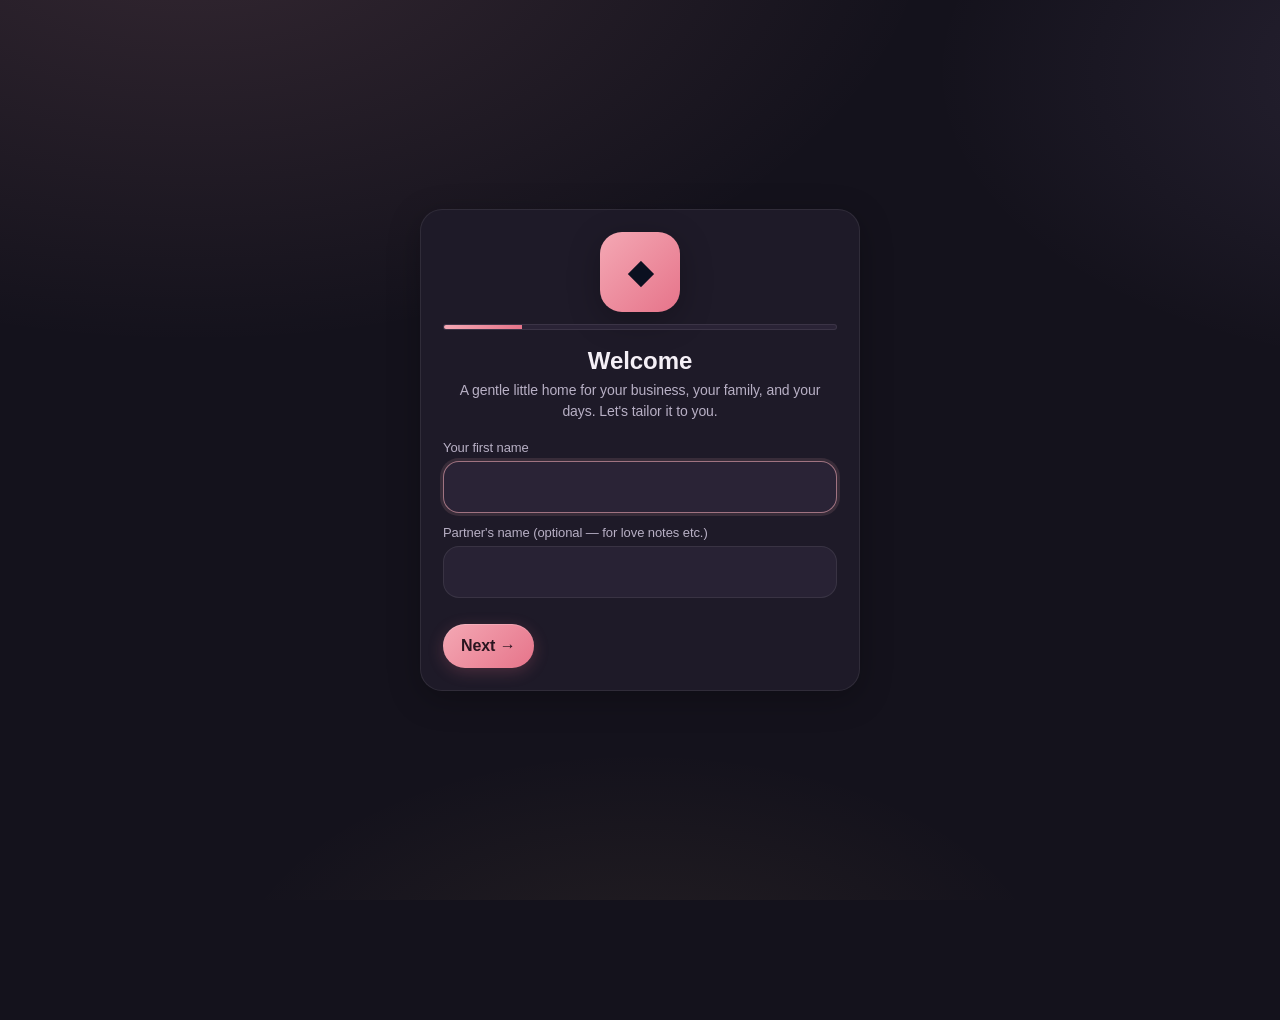
<file: index.html>
<!doctype html>
<html lang="en">
<head>
  <meta charset="utf-8" />
  <meta name="viewport" content="width=device-width, initial-scale=1, viewport-fit=cover" />
  <meta name="theme-color" content="#0b1020" />
  <title>The Nest</title>
  <link rel="stylesheet" href="./css/styles.css" />
  <link rel="manifest" href="./manifest.webmanifest" />
  <link rel="icon" href="./assets/icon.svg" type="image/svg+xml" />
  <link rel="apple-touch-icon" href="./assets/icon-192.png" />
  <meta name="apple-mobile-web-app-capable" content="yes" />
  <meta name="apple-mobile-web-app-status-bar-style" content="black-translucent" />
  <meta name="apple-mobile-web-app-title" content="Toolkit" />
</head>
<body data-brand="default">
  <header class="app-header">
    <div class="brand">
      <div class="brand-mark" aria-hidden="true">◆</div>
      <div class="brand-text">
        <div class="brand-title" id="brandTitle">The Nest</div>
        <div class="brand-sub" id="brandSub">Built for moms who run it all.</div>
      </div>
    </div>
    <div class="header-actions">
      <label class="brand-toggle">
        <input type="checkbox" id="brandToggle" />
        <span class="brand-toggle-label">PDA branding</span>
      </label>
    </div>
  </header>

  <nav class="tabs" role="tablist" aria-label="Tools">
    <button class="tab" role="tab" data-tab="dashboard" aria-selected="true">
      <span class="tab-icon">🏠</span><span class="tab-label">Home</span>
    </button>
    <button class="tab" role="tab" data-tab="mommy">
      <span class="tab-icon">👶</span><span class="tab-label">Mommy</span>
    </button>
    <button class="tab" role="tab" data-tab="brain">
      <span class="tab-icon">✨</span><span class="tab-label">Gideon AI</span>
    </button>
    <button class="tab" role="tab" data-tab="capture">
      <span class="tab-icon">📸</span><span class="tab-label">Capture</span>
    </button>
    <button class="tab" role="tab" data-tab="calendar">
      <span class="tab-icon">🗓️</span><span class="tab-label">Calendar</span>
    </button>
    <button class="tab" role="tab" data-tab="bible">
      <span class="tab-icon">✝️</span><span class="tab-label">Bible</span>
    </button>
    <button class="tab" role="tab" data-tab="search">
      <span class="tab-icon">🔎</span><span class="tab-label">Search</span>
    </button>
    <button class="tab" role="tab" data-tab="habits">
      <span class="tab-icon">🎯</span><span class="tab-label">Habits</span>
    </button>
    <button class="tab" role="tab" data-tab="metime">
      <span class="tab-icon">💖</span><span class="tab-label">Me Time</span>
    </button>
    <button class="tab" role="tab" data-tab="vault">
      <span class="tab-icon">🔐</span><span class="tab-label">Vault</span>
    </button>
    <button class="tab" role="tab" data-tab="babyyear">
      <span class="tab-icon">🍼</span><span class="tab-label">Baby Year</span>
    </button>
    <button class="tab" role="tab" data-tab="store">
      <span class="tab-icon">🛍️</span><span class="tab-label">Store</span>
    </button>
    <button class="tab" role="tab" data-tab="income">
      <span class="tab-icon">💵</span><span class="tab-label">Income</span>
    </button>
    <button class="tab" role="tab" data-tab="booking">
      <span class="tab-icon">📅</span><span class="tab-label">Booking</span>
    </button>
    <button class="tab" role="tab" data-tab="career">
      <span class="tab-icon">🧭</span><span class="tab-label">Career</span>
    </button>
    <button class="tab" role="tab" data-tab="academy">
      <span class="tab-icon">🎓</span><span class="tab-label">Academy</span>
    </button>
    <button class="tab" role="tab" data-tab="meals">
      <span class="tab-icon">🍽️</span><span class="tab-label">Meals</span>
    </button>
    <button class="tab" role="tab" data-tab="overload">
      <span class="tab-icon">🗂</span><span class="tab-label">Organize</span>
    </button>
    <button class="tab" role="tab" data-tab="followup">
      <span class="tab-icon">📲</span><span class="tab-label">Leads</span>
    </button>
    <button class="tab" role="tab" data-tab="social">
      <span class="tab-icon">📣</span><span class="tab-label">Social</span>
    </button>
    <button class="tab" role="tab" data-tab="life">
      <span class="tab-icon">🌿</span><span class="tab-label">Life</span>
    </button>
    <button class="tab" role="tab" data-tab="account">
      <span class="tab-icon">👤</span><span class="tab-label">Account</span>
    </button>
    <button class="tab" role="tab" data-tab="settings">
      <span class="tab-icon">⚙️</span><span class="tab-label">Settings</span>
    </button>
  </nav>

  <main id="app"></main>

  <footer class="app-footer">
    <span>Built with love 💛</span>
    <div class="footer-actions">
      <button id="settingsBtn" class="link-btn" type="button">PIN</button>
      <button id="exportBtn" class="link-btn" type="button">Export</button>
      <button id="importBtn" class="link-btn" type="button">Import</button>
    </div>
    <input id="importFile" type="file" accept="application/json" hidden />
  </footer>

  <div id="toast" class="toast" role="status" aria-live="polite"></div>

  <script type="module" src="./js/app.js"></script>
</body>
</html>
</file>
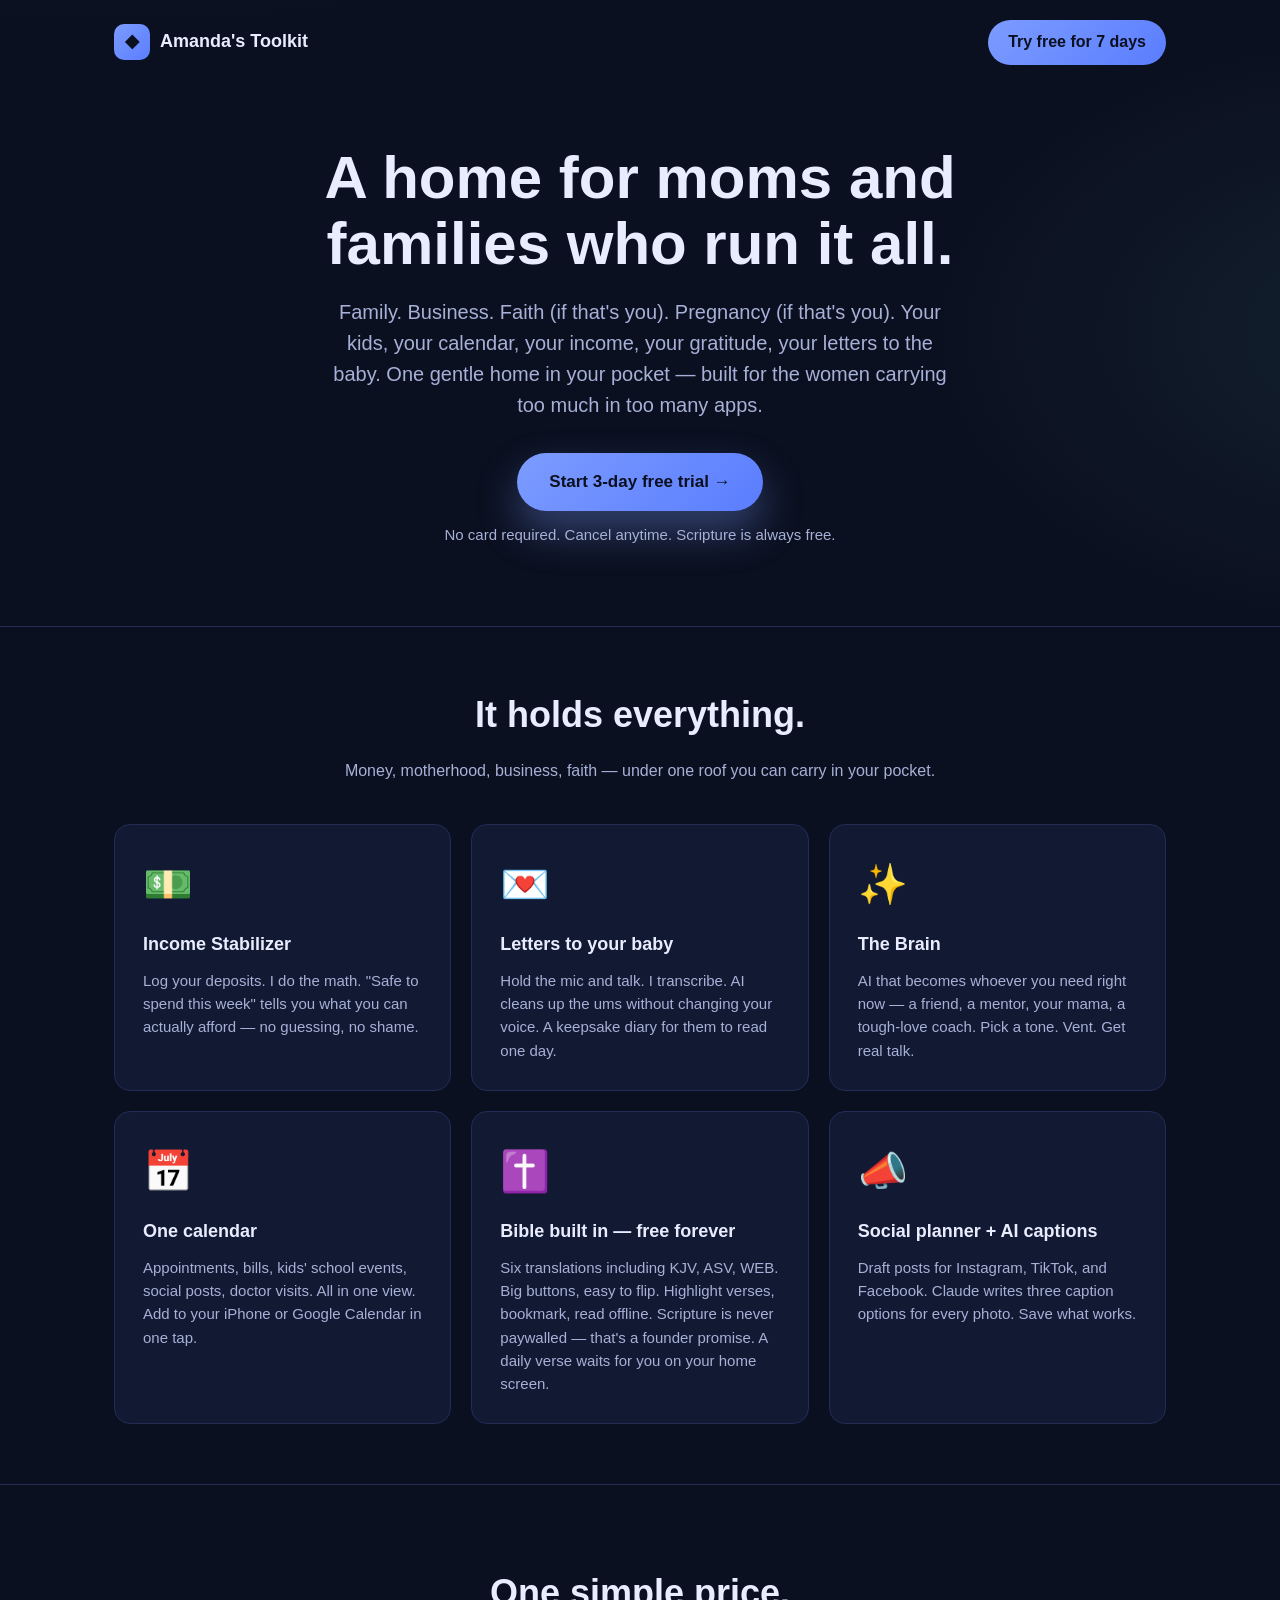
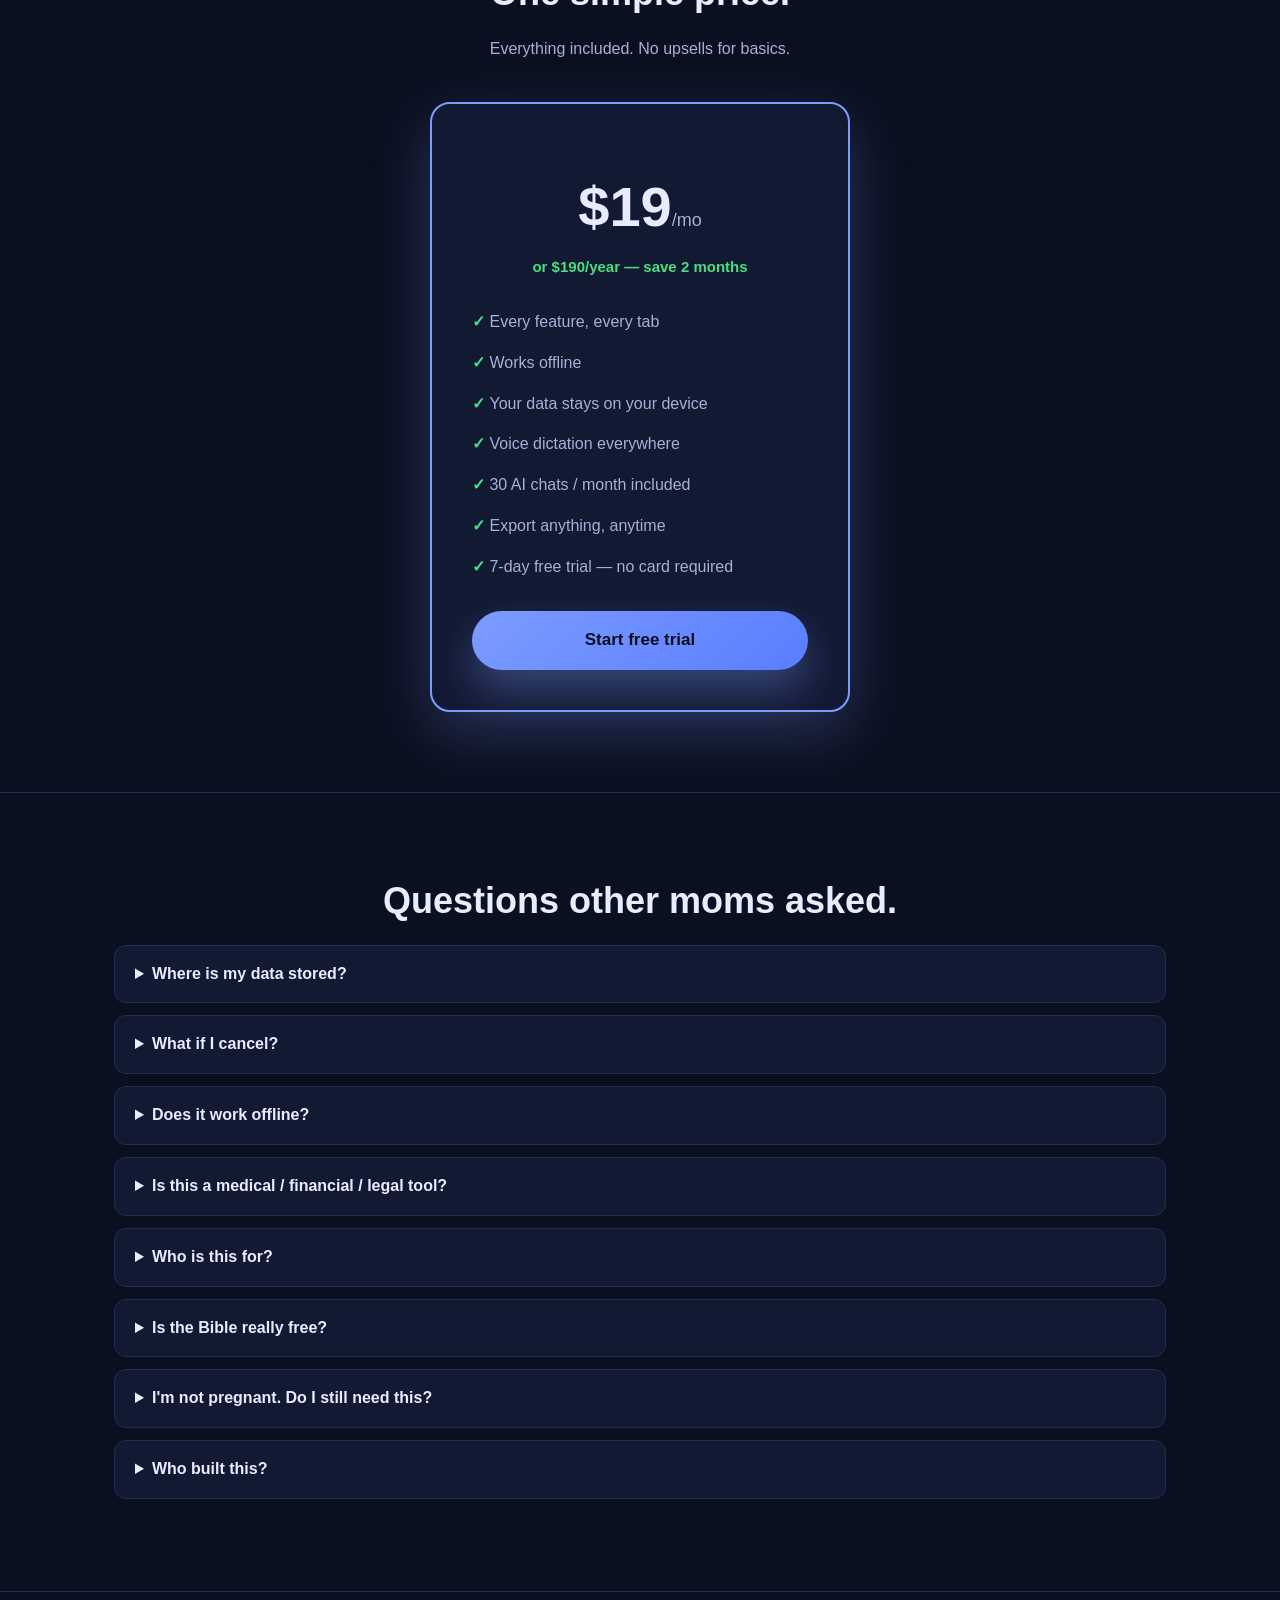
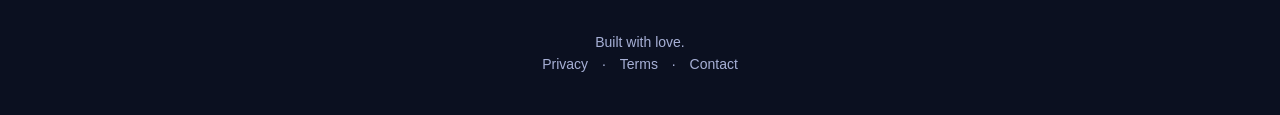
<file: marketing/index.html>
<!doctype html>
<html lang="en">
<head>
  <meta charset="utf-8" />
  <meta name="viewport" content="width=device-width, initial-scale=1, viewport-fit=cover" />
  <meta name="theme-color" content="#0b1020" />
  <title>A home for moms and families who run it all</title>
  <meta name="description" content="Your family, your business, your faith (if that's you), your pregnancy (if that's you). One gentle home in your pocket. Built by a dad for his fiancée — and for any mom carrying too much in too many apps." />
  <meta property="og:title" content="A home for moms and families" />
  <meta property="og:description" content="Family. Business. Faith. Pregnancy. All in one gentle home that fits in your pocket." />
  <meta property="og:type" content="website" />
  <link rel="icon" href="../assets/icon.svg" type="image/svg+xml" />
  <style>
    :root {
      --bg: #0b1020;
      --bg-2: #121933;
      --text: #e9ecff;
      --dim: #a7b0d6;
      --accent: #7c9cff;
      --accent-strong: #5a7dff;
      --ok: #4ade80;
      --border: #232c55;
      --font: -apple-system, BlinkMacSystemFont, "Segoe UI", Roboto, Helvetica, Arial, sans-serif;
    }
    * { box-sizing: border-box; }
    html, body { margin: 0; padding: 0; }
    body {
      font-family: var(--font);
      background: radial-gradient(1200px 600px at 10% -10%, rgba(124,156,255,.12), transparent 60%),
                  radial-gradient(800px 500px at 110% 10%, rgba(111,224,212,.08), transparent 60%),
                  var(--bg);
      color: var(--text);
      line-height: 1.55;
      -webkit-font-smoothing: antialiased;
    }
    a { color: var(--accent); text-decoration: none; }
    a:hover { text-decoration: underline; }
    .container { max-width: 1100px; margin: 0 auto; padding: 0 24px; }

    /* Nav */
    nav { padding: 20px 0; }
    nav .container { display: flex; justify-content: space-between; align-items: center; }
    .logo {
      display: flex; align-items: center; gap: 10px;
      font-weight: 700; font-size: 1.125rem;
    }
    .logo-mark {
      width: 36px; height: 36px; border-radius: 10px;
      background: linear-gradient(135deg, var(--accent), var(--accent-strong));
      display: grid; place-items: center;
      color: #0b1020; font-weight: 800;
    }
    .nav-cta {
      background: linear-gradient(135deg, var(--accent), var(--accent-strong));
      color: #0b1020; font-weight: 700;
      padding: 10px 20px; border-radius: 999px;
      text-decoration: none;
    }

    /* Hero */
    .hero {
      padding: 60px 0 80px;
      text-align: center;
    }
    .hero h1 {
      font-size: clamp(2rem, 6vw, 3.75rem);
      font-weight: 800;
      line-height: 1.1;
      margin: 0 0 20px;
      max-width: 780px;
      margin-inline: auto;
    }
    .hero .tagline {
      font-size: clamp(1.0625rem, 2vw, 1.25rem);
      color: var(--dim);
      max-width: 620px;
      margin: 0 auto 32px;
    }
    .hero-cta {
      display: inline-flex; align-items: center; gap: 10px;
      background: linear-gradient(135deg, var(--accent), var(--accent-strong));
      color: #0b1020;
      font-weight: 700;
      padding: 16px 32px;
      border-radius: 999px;
      font-size: 1.0625rem;
      text-decoration: none;
      box-shadow: 0 20px 40px rgba(124, 156, 255, 0.35);
      transition: transform .15s;
    }
    .hero-cta:hover { transform: translateY(-2px); text-decoration: none; }
    .hero-subcta {
      display: block; margin-top: 12px; color: var(--dim); font-size: .9375rem;
    }

    /* Features */
    .features {
      padding: 60px 0;
      border-top: 1px solid var(--border);
    }
    .feature-grid {
      display: grid;
      grid-template-columns: repeat(3, 1fr);
      gap: 20px;
      margin-top: 40px;
    }
    @media (max-width: 768px) {
      .feature-grid { grid-template-columns: 1fr; gap: 16px; }
    }
    .feature {
      background: var(--bg-2);
      border: 1px solid var(--border);
      border-radius: 16px;
      padding: 28px;
    }
    .feature h3 {
      font-size: 1.125rem;
      margin: 0 0 10px;
    }
    .feature p {
      color: var(--dim);
      margin: 0;
      font-size: .9375rem;
    }
    .feature-emoji {
      font-size: 2.5rem;
      margin-bottom: 16px;
    }

    /* Section headings */
    h2.section {
      font-size: clamp(1.5rem, 3.5vw, 2.25rem);
      text-align: center;
      margin: 0 0 16px;
    }
    .section-sub {
      color: var(--dim);
      text-align: center;
      max-width: 600px;
      margin: 0 auto;
      font-size: 1rem;
    }

    /* Pricing */
    .pricing {
      padding: 80px 0;
      border-top: 1px solid var(--border);
      text-align: center;
    }
    .price-card {
      max-width: 420px;
      margin: 40px auto 0;
      background: var(--bg-2);
      border: 2px solid var(--accent);
      border-radius: 20px;
      padding: 40px;
      box-shadow: 0 20px 60px rgba(124, 156, 255, 0.25);
    }
    .price-amount {
      font-size: 3.5rem;
      font-weight: 800;
      margin: 20px 0 4px;
    }
    .price-amount span { font-size: 1.125rem; color: var(--dim); font-weight: 400; }
    .price-annual {
      color: var(--ok); font-size: .9375rem; font-weight: 600;
      margin-bottom: 20px;
    }
    .price-features {
      text-align: left;
      margin: 24px 0;
      padding: 0;
      list-style: none;
    }
    .price-features li {
      padding: 8px 0;
      color: var(--dim);
    }
    .price-features li::before {
      content: "✓  "; color: var(--ok); font-weight: 700;
    }

    /* FAQ */
    .faq {
      padding: 80px 0;
      border-top: 1px solid var(--border);
    }
    details {
      background: var(--bg-2);
      border: 1px solid var(--border);
      border-radius: 12px;
      padding: 16px 20px;
      margin: 12px 0;
    }
    details summary {
      cursor: pointer;
      font-weight: 600;
      font-size: 1rem;
    }
    details[open] summary { margin-bottom: 10px; }
    details p { color: var(--dim); margin: 0; font-size: .9375rem; }

    /* Footer */
    footer {
      padding: 40px 0;
      border-top: 1px solid var(--border);
      text-align: center;
      color: var(--dim);
      font-size: .875rem;
    }
    footer a { color: var(--dim); margin: 0 10px; }
  </style>
</head>
<body>
  <nav>
    <div class="container">
      <div class="logo">
        <div class="logo-mark">◆</div>
        <span>Amanda's Toolkit</span>
      </div>
      <a href="#start" class="nav-cta">Try free for 7 days</a>
    </div>
  </nav>

  <section class="hero">
    <div class="container">
      <h1>A home for moms and families who run it all.</h1>
      <p class="tagline">
        Family. Business. Faith (if that's you). Pregnancy (if that's you).
        Your kids, your calendar, your income, your gratitude, your
        letters to the baby. One gentle home in your pocket — built for
        the women carrying too much in too many apps.
      </p>
      <a href="#start" class="hero-cta">Start 3-day free trial →</a>
      <span class="hero-subcta">No card required. Cancel anytime. Scripture is always free.</span>
    </div>
  </section>

  <section class="features">
    <div class="container">
      <h2 class="section">It holds everything.</h2>
      <p class="section-sub">Money, motherhood, business, faith — under one roof you can carry in your pocket.</p>

      <div class="feature-grid">
        <div class="feature">
          <div class="feature-emoji">💵</div>
          <h3>Income Stabilizer</h3>
          <p>Log your deposits. I do the math. "Safe to spend this week" tells you what you can actually afford — no guessing, no shame.</p>
        </div>
        <div class="feature">
          <div class="feature-emoji">💌</div>
          <h3>Letters to your baby</h3>
          <p>Hold the mic and talk. I transcribe. AI cleans up the ums without changing your voice. A keepsake diary for them to read one day.</p>
        </div>
        <div class="feature">
          <div class="feature-emoji">✨</div>
          <h3>The Brain</h3>
          <p>AI that becomes whoever you need right now — a friend, a mentor, your mama, a tough-love coach. Pick a tone. Vent. Get real talk.</p>
        </div>
        <div class="feature">
          <div class="feature-emoji">📅</div>
          <h3>One calendar</h3>
          <p>Appointments, bills, kids' school events, social posts, doctor visits. All in one view. Add to your iPhone or Google Calendar in one tap.</p>
        </div>
        <div class="feature">
          <div class="feature-emoji">✝️</div>
          <h3>Bible built in — free forever</h3>
          <p>Six translations including KJV, ASV, WEB. Big buttons, easy to flip. Highlight verses, bookmark, read offline. Scripture is never paywalled — that's a founder promise. A daily verse waits for you on your home screen.</p>
        </div>
        <div class="feature">
          <div class="feature-emoji">📣</div>
          <h3>Social planner + AI captions</h3>
          <p>Draft posts for Instagram, TikTok, and Facebook. Claude writes three caption options for every photo. Save what works.</p>
        </div>
      </div>
    </div>
  </section>

  <section class="pricing" id="start">
    <div class="container">
      <h2 class="section">One simple price.</h2>
      <p class="section-sub">Everything included. No upsells for basics.</p>

      <div class="price-card">
        <div class="price-amount">$19<span>/mo</span></div>
        <div class="price-annual">or $190/year — save 2 months</div>
        <ul class="price-features">
          <li>Every feature, every tab</li>
          <li>Works offline</li>
          <li>Your data stays on your device</li>
          <li>Voice dictation everywhere</li>
          <li>30 AI chats / month included</li>
          <li>Export anything, anytime</li>
          <li>7-day free trial — no card required</li>
        </ul>
        <a href="#" class="hero-cta" style="width: 100%; justify-content: center;">Start free trial</a>
      </div>
    </div>
  </section>

  <section class="faq">
    <div class="container">
      <h2 class="section">Questions other moms asked.</h2>

      <details>
        <summary>Where is my data stored?</summary>
        <p>Locally on your device first. You can optionally back it up to our encrypted cloud. We never sell your data. We never train AI on your data. You can export everything as JSON any time.</p>
      </details>

      <details>
        <summary>What if I cancel?</summary>
        <p>Your data stays on your device. You still have your letters, your bookmarks, your photos. Cancel any time from Settings — no phone calls, no guilt trips.</p>
      </details>

      <details>
        <summary>Does it work offline?</summary>
        <p>Yes. After first load, everything works without a signal. Great for flights, hospital stays, the drive to grandma's.</p>
      </details>

      <details>
        <summary>Is this a medical / financial / legal tool?</summary>
        <p>No. It's a gentle helper for tracking what matters to you. For medical, legal, or tax decisions — please talk to a professional.</p>
      </details>

      <details>
        <summary>Who is this for?</summary>
        <p>Moms. Expectant moms. Mom business owners. Families who want one place for their calendar, kids, faith, and plans. Faith-friendly and mom-first — but you don't need to be religious to use it. The Bible + prayer features are there if you want them; hidden if you don't.</p>
      </details>

      <details>
        <summary>Is the Bible really free?</summary>
        <p>Yes. Every translation, every verse, forever — paid or free tier, on day one or year ten. "We are never, ever going to hold God's word hostage over money." That's a permanent promise baked into the code.</p>
      </details>

      <details>
        <summary>I'm not pregnant. Do I still need this?</summary>
        <p>Absolutely. Pregnancy features only show if you tell us you're expecting. The core app is for every mom: calendar, kids' schedules, meal planning, gratitude, finances if you run a business, a voice-powered AI friend to talk to. Pregnancy is one module among many.</p>
      </details>

      <details>
        <summary>Who built this?</summary>
        <p>A man named Ryan built it for the woman he loves — an actual mom, business owner, and faith-led woman who was carrying too much in too many apps. She loved it, so we made it for you too.</p>
      </details>
    </div>
  </section>

  <footer>
    <div class="container">
      Built with love. <br/>
      <a href="/privacy.html">Privacy</a> · <a href="/terms.html">Terms</a> · <a href="mailto:hello@example.com">Contact</a>
    </div>
  </footer>
</body>
</html>
</file>
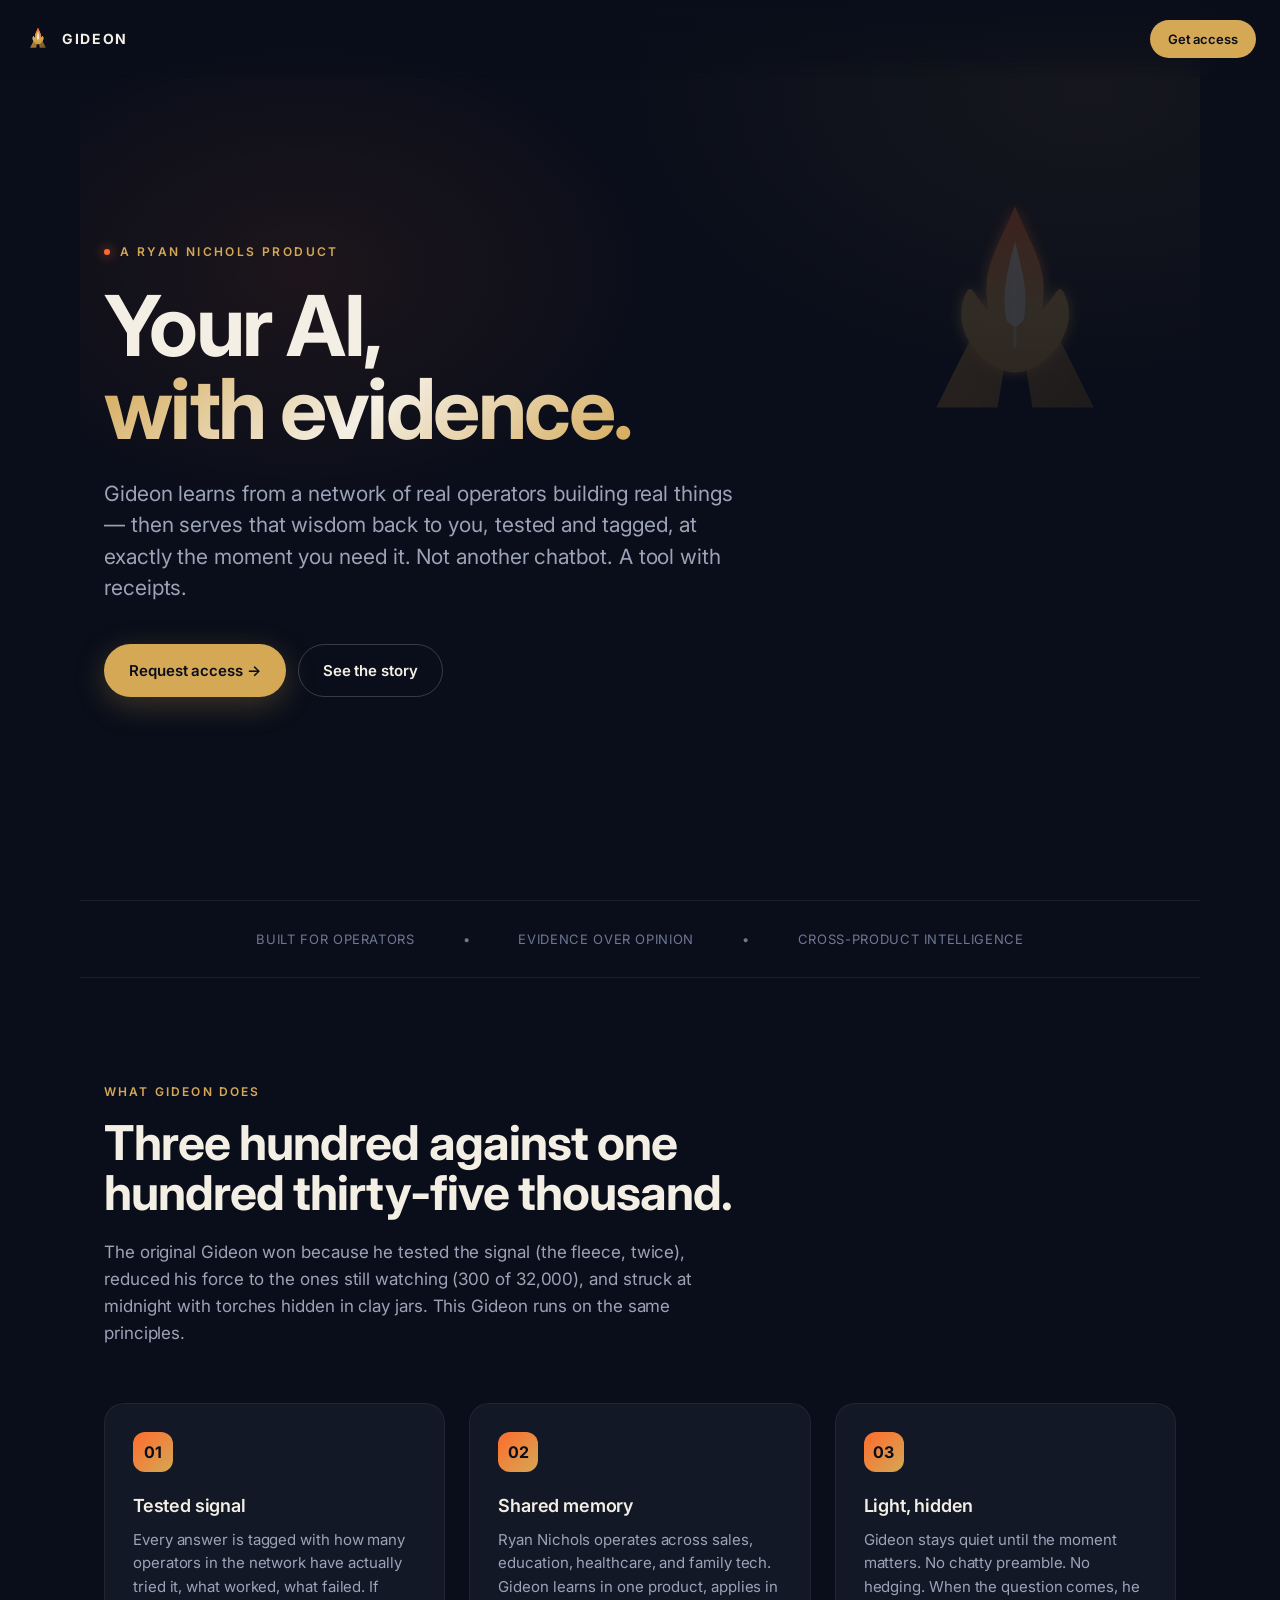
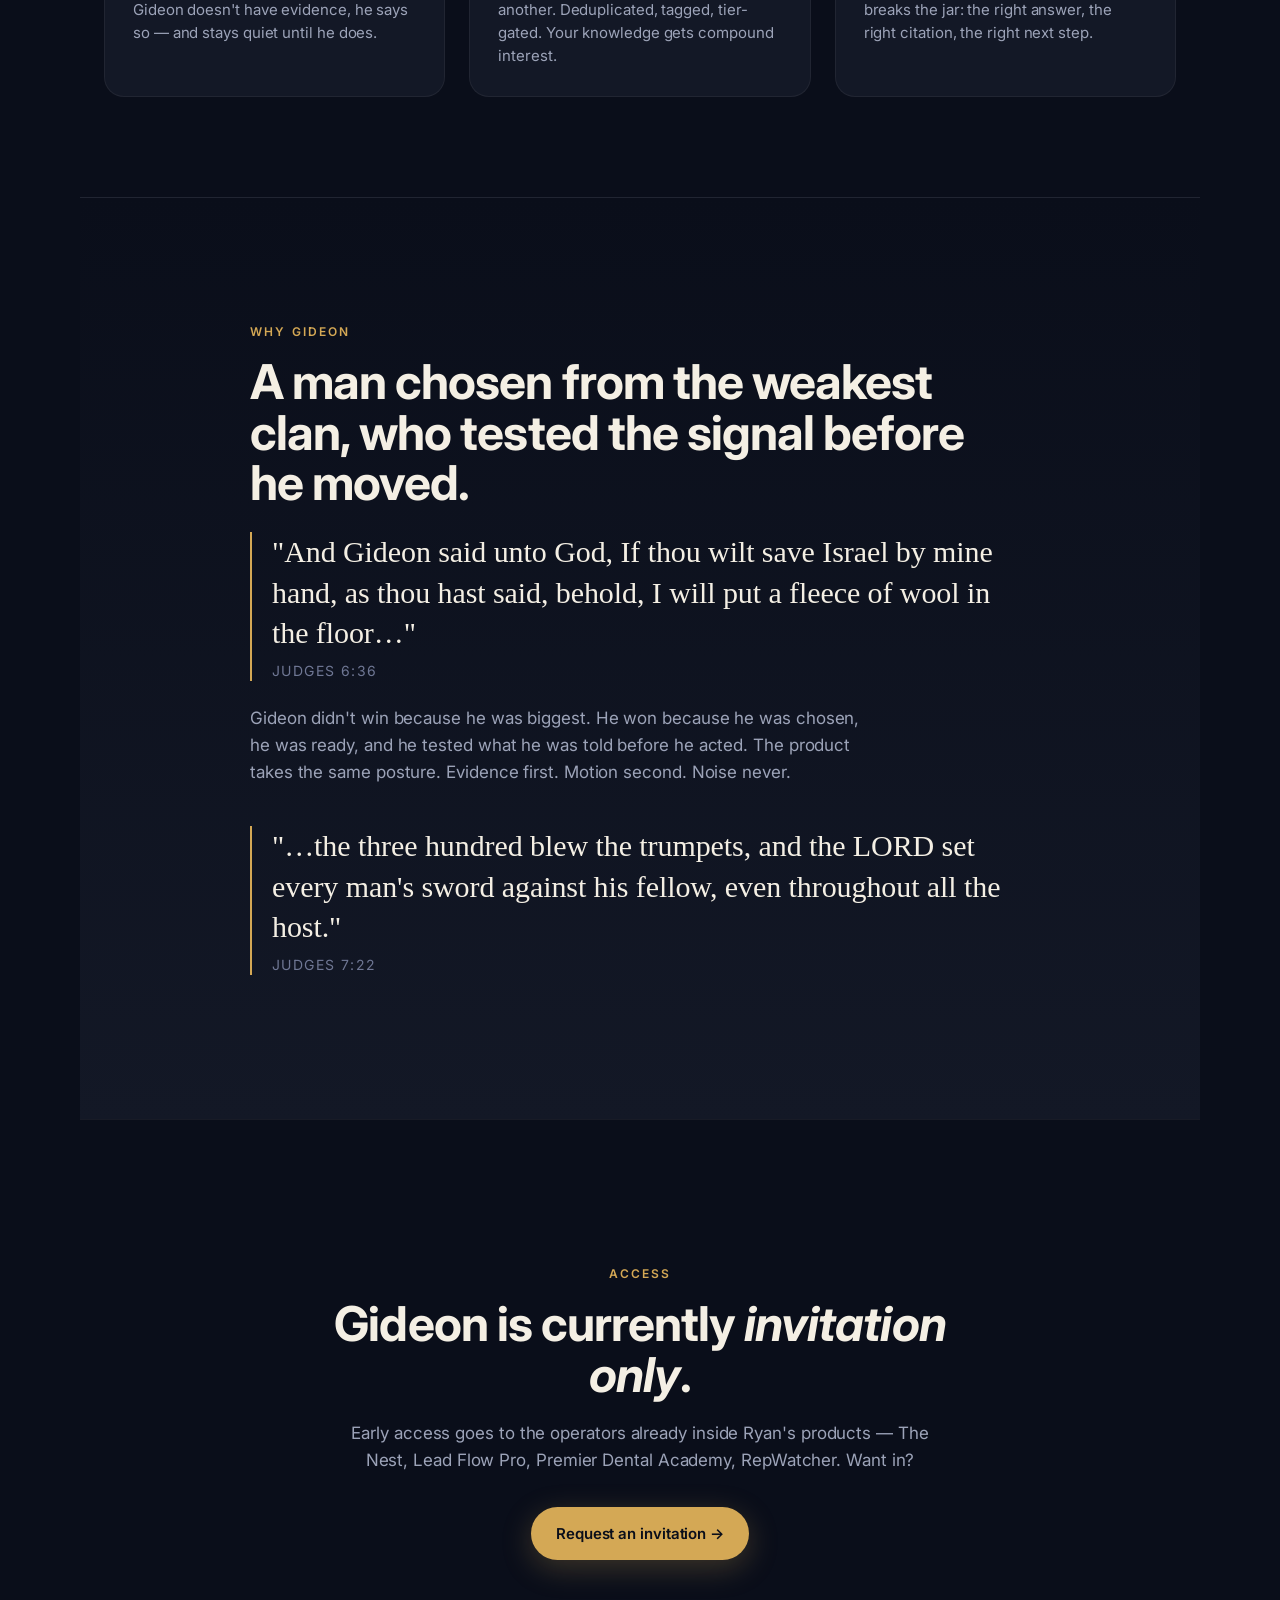
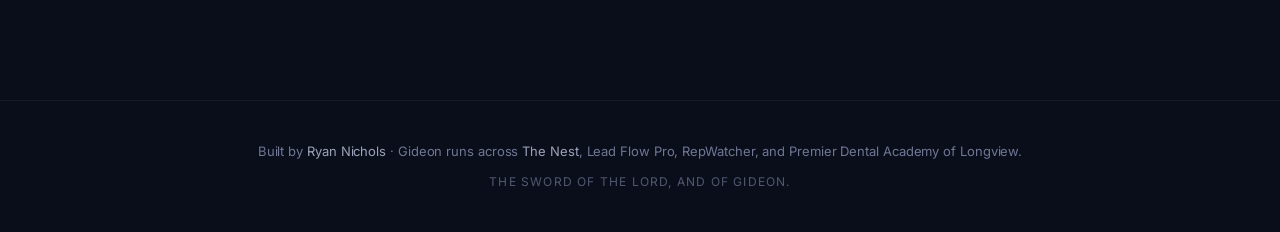
<file: marketing/gideon.html>
<!doctype html>
<html lang="en">
<head>
<meta charset="utf-8"/>
<title>Gideon — Truth, tested.</title>
<meta name="viewport" content="width=device-width, initial-scale=1, viewport-fit=cover"/>
<meta name="description" content="An AI for operators — with evidence. Gideon learns from a network of real people building real things. Built by Ryan Nichols."/>
<meta name="theme-color" content="#0A0E1A"/>

<!-- Open Graph -->
<meta property="og:title" content="Gideon — Truth, tested."/>
<meta property="og:description" content="An AI for operators — with evidence."/>
<meta property="og:type" content="website"/>
<meta property="og:image" content="/assets/gideon/logo.svg"/>

<link rel="icon" type="image/svg+xml" href="/assets/gideon/logo.svg"/>
<link rel="preconnect" href="https://fonts.googleapis.com">
<link rel="preconnect" href="https://fonts.gstatic.com" crossorigin>
<link href="https://fonts.googleapis.com/css2?family=Inter:wght@400;500;600;700;800&display=swap" rel="stylesheet">

<style>
  :root {
    --night:    #0A0E1A;
    --midnight: #131826;
    --slate:    #1E2538;
    --slate-2:  #2A324A;
    --ink:      #F4EFE4;
    --mist:     #9CA3B8;
    --mist-2:   #6F7794;
    --gold:     #D4A855;
    --ember:    #C8913E;
    --flame:    #FF6B2C;
    --truth:    #7DD3A8;
  }
  * { box-sizing: border-box; margin: 0; padding: 0; }
  html { font-size: 16px; -webkit-text-size-adjust: 100%; scroll-behavior: smooth; }
  body {
    font-family: 'Inter', -apple-system, BlinkMacSystemFont, system-ui, sans-serif;
    background: var(--night);
    color: var(--ink);
    line-height: 1.55;
    letter-spacing: -0.005em;
    overflow-x: hidden;
    -webkit-font-smoothing: antialiased;
  }
  a { color: inherit; text-decoration: none; }

  /* Top bar */
  .nav {
    position: fixed; top: 0; left: 0; right: 0;
    padding: 20px 24px;
    display: flex; align-items: center; justify-content: space-between;
    z-index: 100;
    background: linear-gradient(to bottom, rgba(10,14,26,0.92), rgba(10,14,26,0.6) 70%, transparent);
    backdrop-filter: blur(12px);
    -webkit-backdrop-filter: blur(12px);
  }
  .nav-brand {
    display: flex; align-items: center; gap: 10px;
    font-weight: 700; letter-spacing: 0.12em; text-transform: uppercase;
    font-size: 0.875rem;
  }
  .nav-brand img { width: 28px; height: 28px; }
  .nav-cta {
    padding: 9px 18px;
    background: var(--gold);
    color: var(--night);
    border-radius: 999px;
    font-size: 0.8125rem; font-weight: 600;
    transition: transform .12s ease, box-shadow .15s ease;
  }
  .nav-cta:hover { transform: translateY(-1px); box-shadow: 0 10px 30px rgba(212,168,85,0.3); }

  /* Hero */
  .hero {
    min-height: 100svh;
    display: flex; flex-direction: column; justify-content: center;
    padding: 120px 24px 80px;
    max-width: 1120px;
    margin: 0 auto;
    position: relative;
  }
  .hero::before {
    content: "";
    position: absolute; inset: 0;
    background:
      radial-gradient(600px 400px at 20% 30%, rgba(255, 107, 44, 0.08), transparent 60%),
      radial-gradient(800px 500px at 90% 10%, rgba(212, 168, 85, 0.06), transparent 60%);
    pointer-events: none;
    z-index: 0;
  }
  .hero > * { position: relative; z-index: 1; }

  .hero-kicker {
    font-size: 0.75rem; letter-spacing: 0.2em; text-transform: uppercase;
    color: var(--gold); font-weight: 600;
    margin-bottom: 24px;
    display: inline-flex; align-items: center; gap: 10px;
  }
  .hero-kicker-dot {
    width: 6px; height: 6px; border-radius: 50%;
    background: var(--flame);
    box-shadow: 0 0 12px var(--flame);
    animation: pulse 2.4s ease-in-out infinite;
  }
  @keyframes pulse { 0%,100%{opacity:.4}50%{opacity:1} }

  .hero h1 {
    font-size: clamp(2.5rem, 8vw, 5.25rem);
    line-height: 0.98;
    letter-spacing: -0.03em;
    font-weight: 700;
    max-width: 900px;
    margin-bottom: 28px;
  }
  .hero h1 .accent {
    background: linear-gradient(135deg, var(--gold) 0%, var(--ink) 50%, var(--gold) 100%);
    -webkit-background-clip: text; background-clip: text;
    -webkit-text-fill-color: transparent;
  }

  .hero-sub {
    font-size: clamp(1.0625rem, 2vw, 1.3125rem);
    color: var(--mist);
    max-width: 640px;
    margin-bottom: 40px;
    line-height: 1.5;
  }

  .hero-actions { display: flex; flex-wrap: wrap; gap: 12px; }
  .btn-primary, .btn-ghost {
    padding: 14px 24px;
    border-radius: 999px;
    font-size: 0.9375rem; font-weight: 600;
    display: inline-flex; align-items: center; gap: 8px;
    transition: all .15s ease;
    border: 1.5px solid transparent;
  }
  .btn-primary {
    background: var(--gold);
    color: var(--night);
    box-shadow: 0 8px 30px rgba(212,168,85,0.25);
  }
  .btn-primary:hover {
    transform: translateY(-2px);
    box-shadow: 0 14px 40px rgba(212,168,85,0.35);
  }
  .btn-ghost {
    background: transparent;
    color: var(--ink);
    border-color: rgba(244,239,228,0.2);
  }
  .btn-ghost:hover { border-color: var(--gold); color: var(--gold); }

  /* The flame logo spot */
  .hero-mark {
    position: absolute; top: 20%; right: 4%;
    width: 280px; height: 280px;
    opacity: 0.18;
    pointer-events: none;
    filter: blur(0.5px);
    animation: flicker 6s ease-in-out infinite;
  }
  @keyframes flicker {
    0%,100% { opacity: 0.18; transform: scale(1); }
    50%     { opacity: 0.28; transform: scale(1.04); }
  }
  @media (max-width: 720px) {
    .hero-mark { width: 180px; height: 180px; top: 10%; right: -30px; opacity: 0.12; }
  }

  /* Proof band */
  .proof {
    padding: 28px 24px;
    border-top: 1px solid rgba(244,239,228,0.08);
    border-bottom: 1px solid rgba(244,239,228,0.08);
    max-width: 1120px; margin: 0 auto;
    display: flex; flex-wrap: wrap; gap: 24px 48px;
    justify-content: center;
    color: var(--mist-2);
    font-size: 0.8125rem;
    letter-spacing: 0.05em;
    text-transform: uppercase;
  }

  /* Sections */
  section { padding: 100px 24px; max-width: 1120px; margin: 0 auto; }
  @media (max-width: 720px) { section { padding: 72px 20px; } }
  .eyebrow {
    display: inline-block;
    font-size: 0.75rem; letter-spacing: 0.18em; text-transform: uppercase;
    color: var(--gold); font-weight: 600; margin-bottom: 16px;
  }
  section h2 {
    font-size: clamp(1.875rem, 4.5vw, 3rem);
    line-height: 1.05;
    letter-spacing: -0.02em;
    font-weight: 700;
    max-width: 720px;
    margin-bottom: 20px;
  }
  section .lede {
    color: var(--mist);
    font-size: 1.0625rem;
    max-width: 620px;
    line-height: 1.6;
  }

  /* Three-column feature grid */
  .features {
    display: grid;
    grid-template-columns: repeat(3, 1fr);
    gap: 24px;
    margin-top: 56px;
  }
  @media (max-width: 880px) { .features { grid-template-columns: 1fr; gap: 16px; } }
  .feature {
    padding: 28px;
    background: var(--midnight);
    border: 1px solid rgba(244,239,228,0.06);
    border-radius: 20px;
    transition: all .2s ease;
  }
  .feature:hover {
    border-color: rgba(212,168,85,0.25);
    transform: translateY(-2px);
  }
  .feature-icon {
    width: 40px; height: 40px; border-radius: 12px;
    background: linear-gradient(135deg, var(--flame) 0%, var(--gold) 100%);
    display: grid; place-items: center;
    color: var(--night); font-weight: 700;
    margin-bottom: 20px;
  }
  .feature h3 { font-size: 1.125rem; font-weight: 600; margin-bottom: 8px; letter-spacing: -0.01em; }
  .feature p { color: var(--mist); font-size: 0.9375rem; line-height: 1.55; }

  /* Story / Judges 7 moment */
  .story {
    background: linear-gradient(180deg, var(--night) 0%, var(--midnight) 100%);
    border-top: 1px solid rgba(244,239,228,0.06);
    border-bottom: 1px solid rgba(244,239,228,0.06);
    padding: 120px 24px;
  }
  .story-wrap { max-width: 780px; margin: 0 auto; }
  .story-quote {
    font-family: Georgia, 'Times New Roman', serif;
    font-size: clamp(1.375rem, 3vw, 1.875rem);
    line-height: 1.35;
    color: var(--ink);
    margin: 24px 0;
    padding-left: 20px;
    border-left: 2px solid var(--gold);
  }
  .story cite {
    display: block; margin-top: 8px;
    color: var(--mist-2);
    font-size: 0.875rem;
    letter-spacing: 0.1em;
    text-transform: uppercase;
    font-style: normal;
    font-family: 'Inter', sans-serif;
  }

  /* Final CTA */
  .cta-final {
    text-align: center; padding: 140px 24px;
    max-width: 680px; margin: 0 auto;
  }
  .cta-final h2 { margin: 0 auto 20px; }

  footer {
    border-top: 1px solid rgba(244,239,228,0.06);
    padding: 40px 24px;
    text-align: center;
    color: var(--mist-2);
    font-size: 0.8125rem;
  }
  footer a { color: var(--mist); }
</style>
</head>

<body>

<nav class="nav">
  <div class="nav-brand">
    <img src="/assets/gideon/logo.svg" alt="Gideon mark"/>
    <span>Gideon</span>
  </div>
  <a href="#access" class="nav-cta">Get access</a>
</nav>

<header class="hero">
  <img class="hero-mark" src="/assets/gideon/logo.svg" alt="" aria-hidden="true"/>
  <div class="hero-kicker">
    <span class="hero-kicker-dot"></span>
    <span>A Ryan Nichols product</span>
  </div>
  <h1>Your AI,<br><span class="accent">with evidence.</span></h1>
  <p class="hero-sub">
    Gideon learns from a network of real operators building real things —
    then serves that wisdom back to you, tested and tagged, at exactly
    the moment you need it. Not another chatbot. A tool with receipts.
  </p>
  <div class="hero-actions">
    <a href="#access" class="btn-primary">Request access →</a>
    <a href="#story"  class="btn-ghost">See the story</a>
  </div>
</header>

<div class="proof">
  <span>Built for operators</span>
  <span>•</span>
  <span>Evidence over opinion</span>
  <span>•</span>
  <span>Cross-product intelligence</span>
</div>

<section>
  <span class="eyebrow">What Gideon does</span>
  <h2>Three hundred against one hundred thirty-five thousand.</h2>
  <p class="lede">
    The original Gideon won because he tested the signal (the fleece,
    twice), reduced his force to the ones still watching (300 of 32,000),
    and struck at midnight with torches hidden in clay jars. This Gideon
    runs on the same principles.
  </p>

  <div class="features">
    <div class="feature">
      <div class="feature-icon">01</div>
      <h3>Tested signal</h3>
      <p>Every answer is tagged with how many operators in the network
         have actually tried it, what worked, what failed. If Gideon
         doesn't have evidence, he says so — and stays quiet until he does.</p>
    </div>
    <div class="feature">
      <div class="feature-icon">02</div>
      <h3>Shared memory</h3>
      <p>Ryan Nichols operates across sales, education, healthcare, and
         family tech. Gideon learns in one product, applies in another.
         Deduplicated, tagged, tier-gated. Your knowledge gets compound
         interest.</p>
    </div>
    <div class="feature">
      <div class="feature-icon">03</div>
      <h3>Light, hidden</h3>
      <p>Gideon stays quiet until the moment matters. No chatty preamble.
         No hedging. When the question comes, he breaks the jar: the
         right answer, the right citation, the right next step.</p>
    </div>
  </div>
</section>

<section class="story" id="story">
  <div class="story-wrap">
    <span class="eyebrow">Why Gideon</span>
    <h2>A man chosen from the weakest clan, who tested the signal before he moved.</h2>
    <blockquote class="story-quote">
      "And Gideon said unto God, If thou wilt save Israel by mine hand,
      as thou hast said, behold, I will put a fleece of wool in the floor…"
      <cite>Judges 6:36</cite>
    </blockquote>
    <p class="lede">
      Gideon didn't win because he was biggest. He won because he was
      chosen, he was ready, and he tested what he was told before he
      acted. The product takes the same posture. Evidence first. Motion
      second. Noise never.
    </p>
    <blockquote class="story-quote" style="margin-top:40px">
      "…the three hundred blew the trumpets, and the LORD set every
      man's sword against his fellow, even throughout all the host."
      <cite>Judges 7:22</cite>
    </blockquote>
  </div>
</section>

<section class="cta-final" id="access">
  <span class="eyebrow">Access</span>
  <h2>Gideon is currently <em>invitation only</em>.</h2>
  <p class="lede" style="margin: 0 auto 32px">
    Early access goes to the operators already inside Ryan's products —
    The Nest, Lead Flow Pro, Premier Dental Academy, RepWatcher. Want in?
  </p>
  <a href="mailto:ryan@realryannichols.com?subject=Gideon%20early%20access" class="btn-primary">
    Request an invitation →
  </a>
</section>

<footer>
  <p>
    Built by <a href="https://realryannichols.com" rel="noopener">Ryan Nichols</a>
    · Gideon runs across
    <a href="/">The Nest</a>,
    Lead Flow Pro, RepWatcher, and Premier Dental Academy of Longview.
  </p>
  <p style="margin-top: 12px; opacity: 0.7; font-size: 0.75rem; letter-spacing: 0.1em; text-transform: uppercase;">
    The sword of the LORD, and of Gideon.
  </p>
</footer>

</body>
</html>
</file>
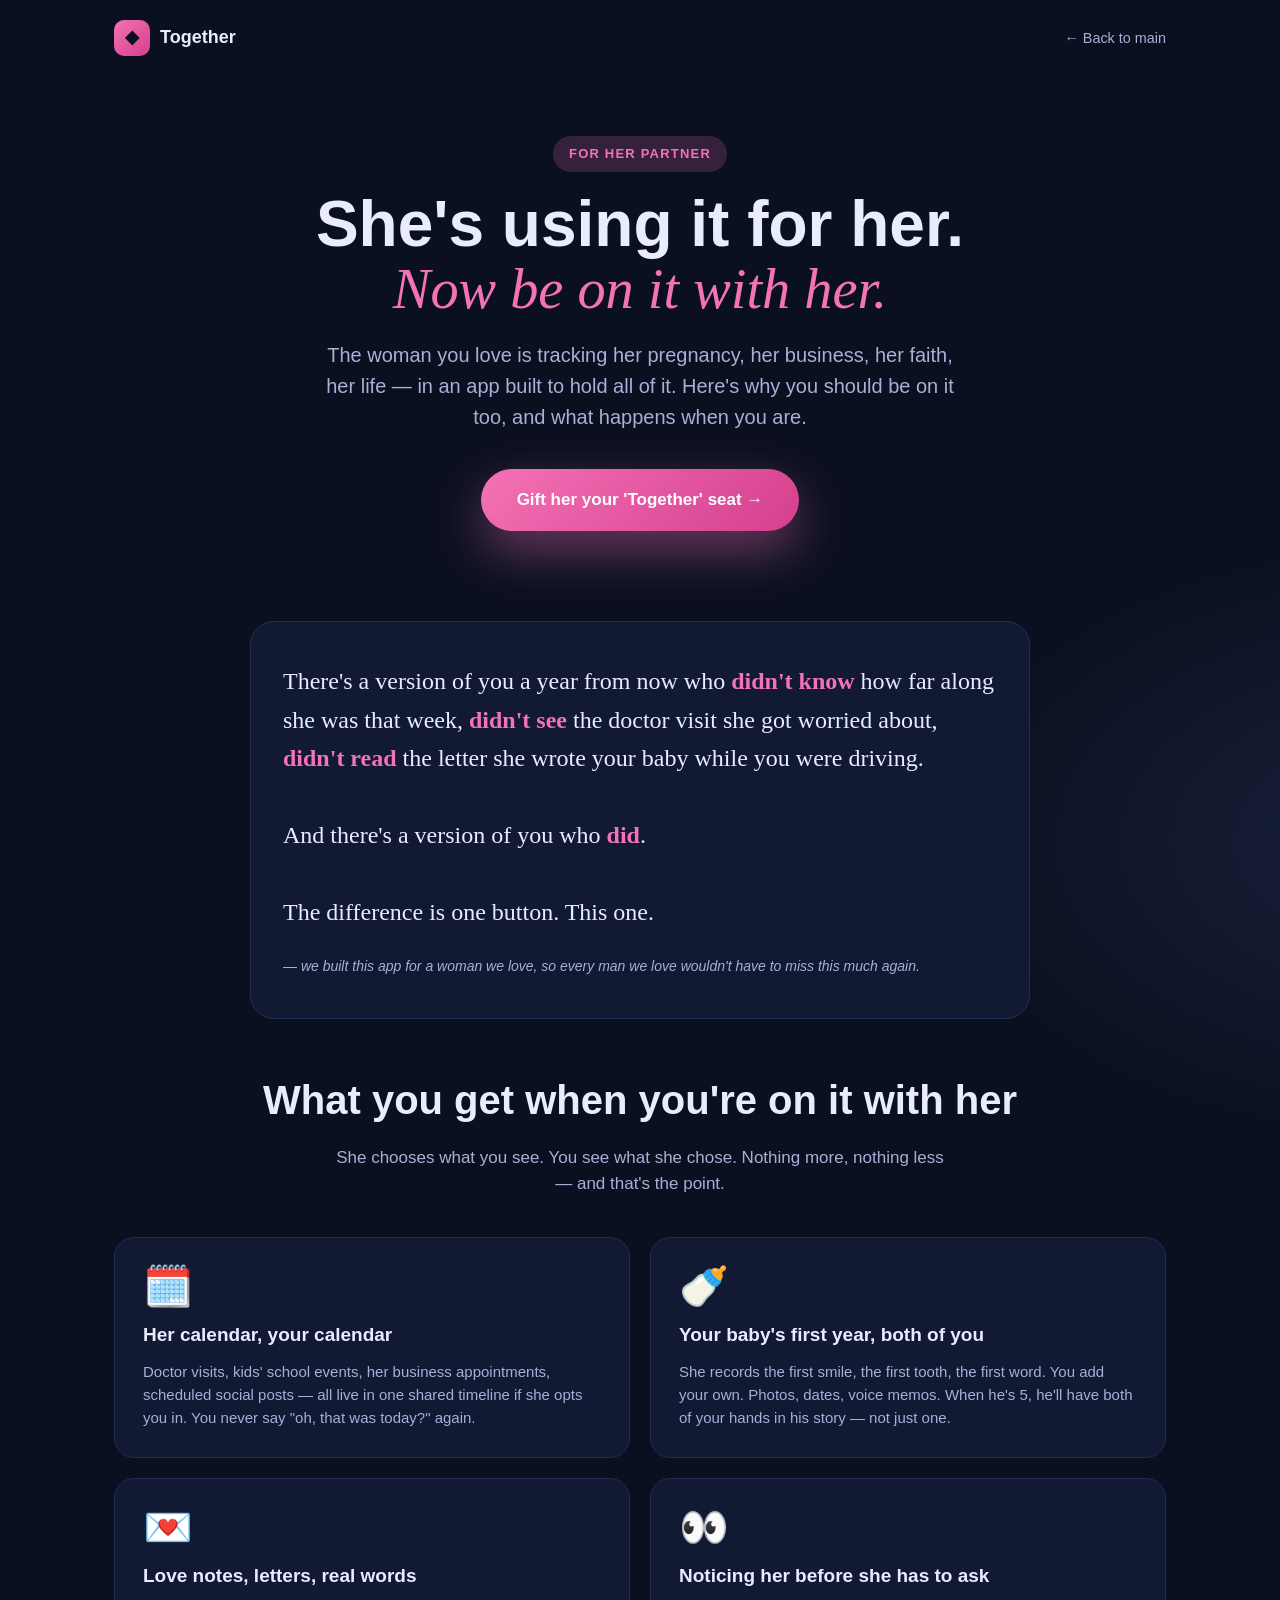
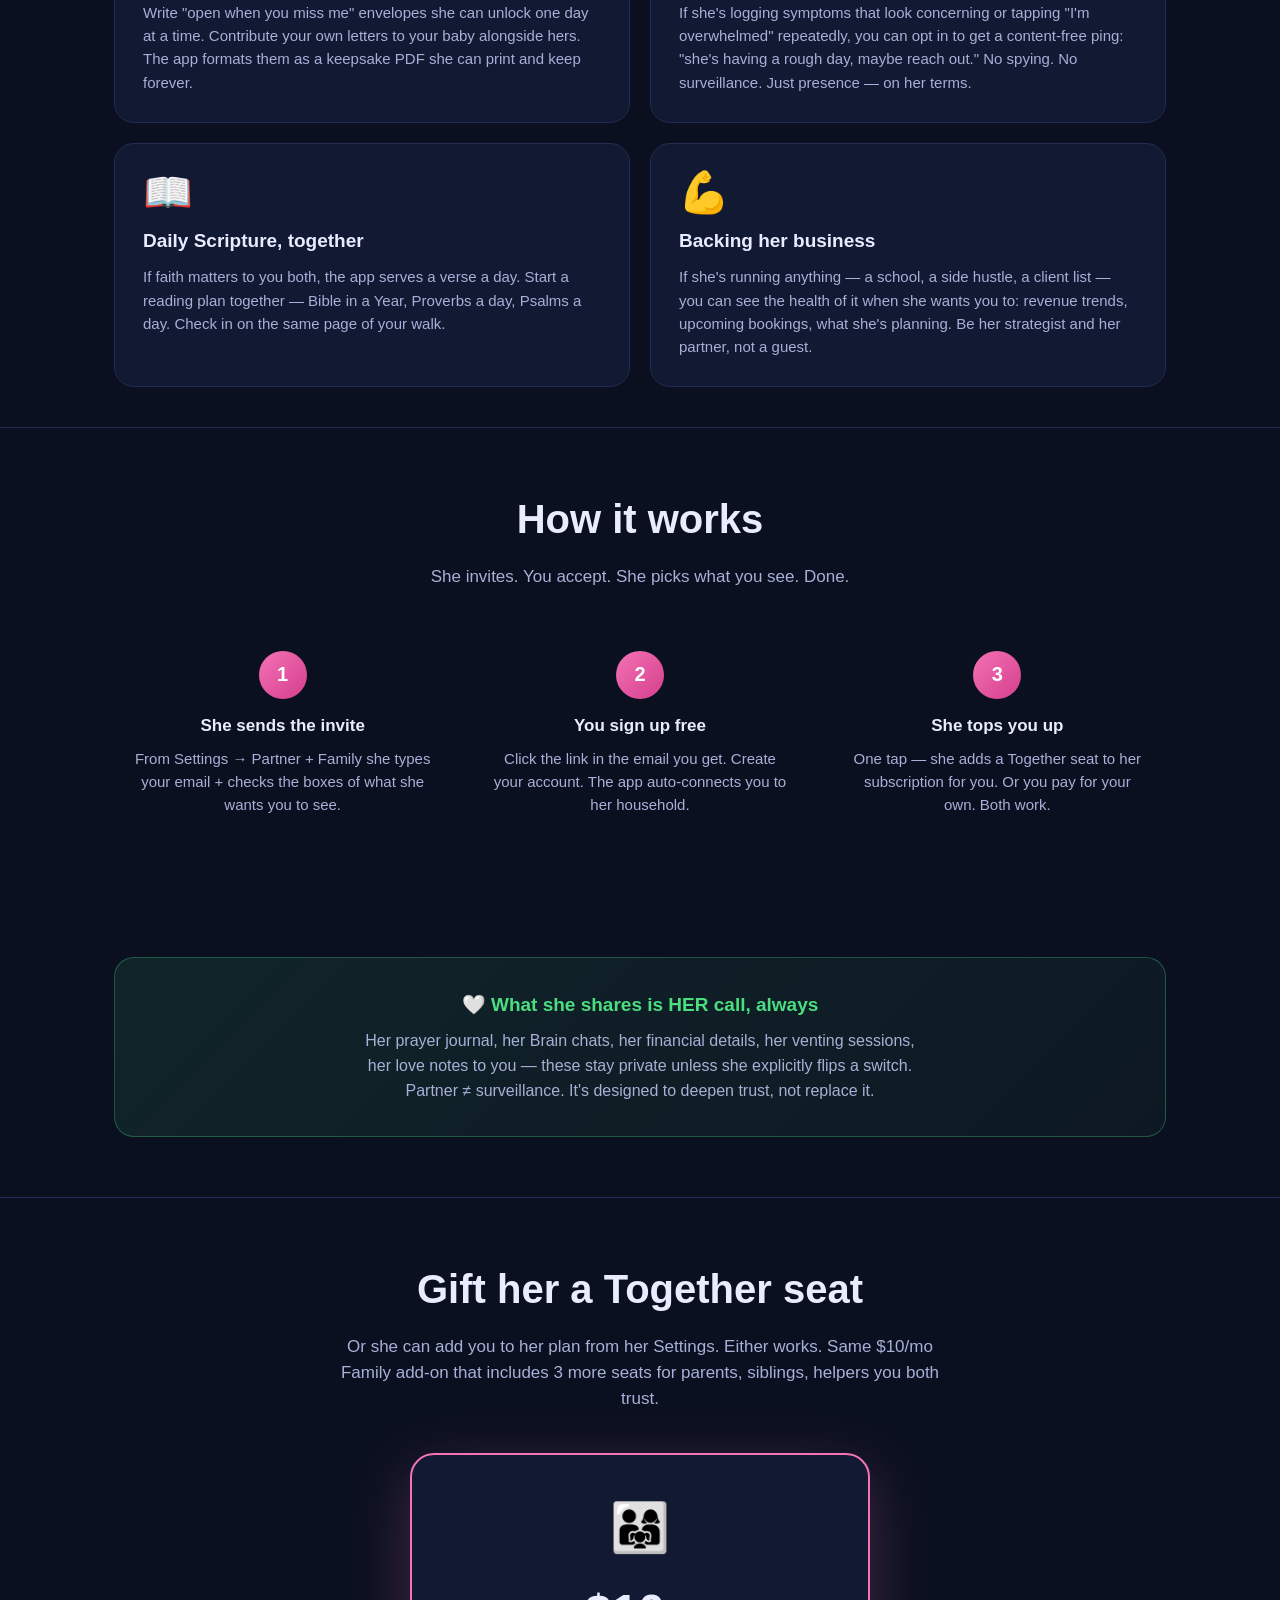
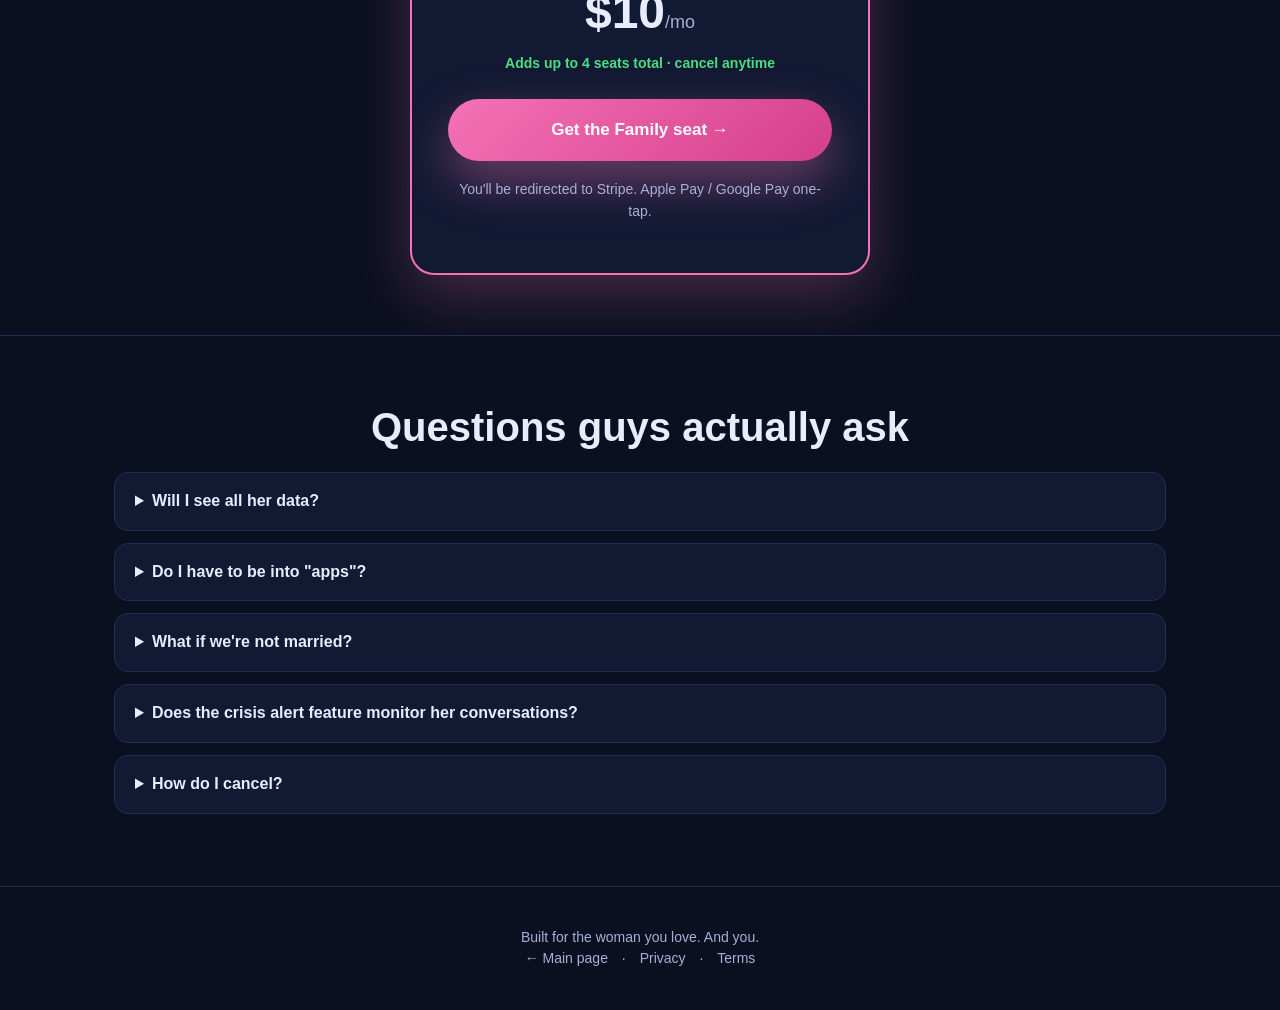
<file: marketing/partners.html>
<!doctype html>
<html lang="en">
<head>
  <meta charset="utf-8" />
  <meta name="viewport" content="width=device-width, initial-scale=1, viewport-fit=cover" />
  <meta name="theme-color" content="#0b1020" />
  <title>Together — invite the woman you love</title>
  <meta name="description" content="The app she's using is built for her. This is why you, her partner, should be on it too. Shared calendar, shared baby milestones, shared letters, shared everything she chooses to share. For couples, parents, and families who want to stop missing each other." />
  <meta property="og:title" content="Together — the app she uses, built to include you" />
  <meta property="og:description" content="Shared calendar, shared baby milestones, love notes you write, things she chooses to share with you. Built so you don't keep missing each other." />
  <meta property="og:type" content="website" />
  <meta property="og:image" content="/assets/icon-512.png" />
  <meta name="twitter:card" content="summary_large_image" />
  <meta name="twitter:title" content="Together — the app she uses, built to include you" />
  <meta name="twitter:description" content="Shared calendar, shared baby milestones, love notes, things she chooses to share with you." />
  <link rel="icon" href="../assets/icon.svg" type="image/svg+xml" />
  <style>
    :root {
      --bg: #0b1020; --bg-2: #121933; --text: #e9ecff; --dim: #a7b0d6;
      --accent: #f472b6; --accent-strong: #d53f8c; --ok: #4ade80;
      --border: #232c55;
      --font: -apple-system, BlinkMacSystemFont, "Segoe UI", Roboto, Helvetica, Arial, sans-serif;
      --serif: Georgia, "Times New Roman", serif;
    }
    * { box-sizing: border-box; }
    html, body { margin: 0; padding: 0; }
    body {
      font-family: var(--font);
      background:
        radial-gradient(1200px 600px at 10% -10%, rgba(244,114,182,.18), transparent 60%),
        radial-gradient(800px 500px at 110% 20%, rgba(124,156,255,.12), transparent 60%),
        var(--bg);
      color: var(--text);
      line-height: 1.55;
      -webkit-font-smoothing: antialiased;
    }
    a { color: var(--accent); text-decoration: none; }
    a:hover { text-decoration: underline; }
    .container { max-width: 1100px; margin: 0 auto; padding: 0 24px; }

    nav { padding: 20px 0; }
    nav .container { display: flex; justify-content: space-between; align-items: center; }
    .logo { display: flex; align-items: center; gap: 10px; font-weight: 700; font-size: 1.125rem; }
    .logo-mark {
      width: 36px; height: 36px; border-radius: 10px;
      background: linear-gradient(135deg, var(--accent), var(--accent-strong));
      display: grid; place-items: center; color: #0b1020; font-weight: 800;
    }

    /* Hero */
    .hero { padding: 60px 0 40px; text-align: center; }
    .hero-kicker {
      display: inline-block;
      background: rgba(244,114,182,.18); color: var(--accent);
      font-size: .8125rem; font-weight: 700; letter-spacing: 1.2px;
      text-transform: uppercase;
      padding: 8px 16px; border-radius: 999px; margin-bottom: 18px;
    }
    .hero h1 {
      font-size: clamp(2.25rem, 6.5vw, 4rem);
      font-weight: 800; line-height: 1.08;
      margin: 0 0 20px; max-width: 820px; margin-inline: auto;
    }
    .hero-serif {
      font-family: var(--serif); font-style: italic;
      color: var(--accent);
      display: block; font-size: .88em; font-weight: 400;
    }
    .hero .tagline {
      font-size: clamp(1.0625rem, 2vw, 1.25rem);
      color: var(--dim);
      max-width: 640px; margin: 0 auto 36px;
    }
    .hero-cta {
      display: inline-flex; align-items: center; gap: 10px;
      background: linear-gradient(135deg, var(--accent), var(--accent-strong));
      color: #fff; font-weight: 700;
      padding: 18px 36px; border-radius: 999px; font-size: 1.0625rem;
      text-decoration: none;
      box-shadow: 0 20px 50px rgba(244,114,182,0.4);
      transition: transform .15s, box-shadow .3s;
    }
    .hero-cta:hover, .hero-cta:active {
      transform: translateY(-2px);
      box-shadow: 0 26px 60px rgba(244,114,182,0.55);
      text-decoration: none;
    }

    /* A real scenario section — the vulnerable "read this out loud" pitch */
    .read-this {
      background: var(--bg-2); border: 1px solid var(--border);
      border-radius: 24px; padding: 40px 32px;
      margin: 50px 0;
      font-family: var(--serif);
      font-size: clamp(1.125rem, 2.2vw, 1.5rem);
      line-height: 1.6;
      max-width: 780px; margin-inline: auto;
    }
    .read-this strong { color: var(--accent); }
    .read-this .attr {
      display: block; margin-top: 24px; font-style: italic;
      color: var(--dim); font-size: .875rem; font-family: var(--font);
    }

    /* Why cards */
    h2.section {
      font-size: clamp(1.75rem, 4vw, 2.5rem);
      text-align: center; margin: 0 0 14px;
    }
    .section-sub {
      color: var(--dim); text-align: center;
      max-width: 620px; margin: 0 auto 40px; font-size: 1.0625rem;
    }
    .why-grid {
      display: grid; grid-template-columns: repeat(2, 1fr); gap: 20px;
      margin: 40px 0;
    }
    @media (max-width: 720px) { .why-grid { grid-template-columns: 1fr; } }
    .why {
      background: var(--bg-2); border: 1px solid var(--border);
      border-radius: 20px; padding: 28px;
    }
    .why-emoji { font-size: 2.5rem; margin-bottom: 14px; line-height: 1; }
    .why h3 { margin: 0 0 10px; font-size: 1.1875rem; }
    .why p { margin: 0; color: var(--dim); font-size: .9375rem; line-height: 1.55; }

    /* How it works */
    .how-section { padding: 60px 0; border-top: 1px solid var(--border); }
    .how-steps {
      display: grid; grid-template-columns: repeat(3, 1fr); gap: 20px;
      margin-top: 40px;
    }
    @media (max-width: 720px) { .how-steps { grid-template-columns: 1fr; } }
    .how-step {
      text-align: center; padding: 20px;
    }
    .how-num {
      width: 48px; height: 48px; border-radius: 50%;
      background: linear-gradient(135deg, var(--accent), var(--accent-strong));
      color: #fff; font-weight: 800; font-size: 1.25rem;
      display: grid; place-items: center; margin: 0 auto 14px;
    }
    .how-step h3 { margin: 0 0 8px; font-size: 1.0625rem; }
    .how-step p { color: var(--dim); font-size: .9375rem; margin: 0; }

    /* Privacy reassurance block */
    .privacy-block {
      background: linear-gradient(135deg, rgba(74,222,128,.10), rgba(74,222,128,.04));
      border: 1px solid rgba(74,222,128,.3);
      border-radius: 20px; padding: 32px;
      margin: 60px 0; text-align: center;
    }
    .privacy-block h3 {
      color: var(--ok); margin: 0 0 10px; font-size: 1.1875rem;
    }
    .privacy-block p { margin: 0; color: var(--dim); max-width: 560px; margin-inline: auto; }

    /* Gift section */
    .gift {
      padding: 60px 0; border-top: 1px solid var(--border);
      text-align: center;
    }
    .gift-card {
      max-width: 460px; margin: 30px auto 0;
      background: var(--bg-2); border: 2px solid var(--accent);
      border-radius: 24px; padding: 36px;
      box-shadow: 0 20px 60px rgba(244,114,182,0.25);
    }
    .gift-emoji { font-size: 3rem; }
    .gift-price {
      font-size: 3rem; font-weight: 800; margin: 10px 0 4px;
    }
    .gift-price span { font-size: 1.125rem; color: var(--dim); font-weight: 400; }
    .gift-annual { color: var(--ok); font-size: .875rem; font-weight: 600; }

    /* FAQ */
    .faq-section { padding: 60px 0; border-top: 1px solid var(--border); }
    details {
      background: var(--bg-2); border: 1px solid var(--border);
      border-radius: 14px; padding: 16px 20px; margin: 12px 0;
    }
    details summary { cursor: pointer; font-weight: 600; font-size: 1rem; }
    details[open] summary { margin-bottom: 10px; }
    details p { color: var(--dim); margin: 0; font-size: .9375rem; }

    footer {
      padding: 40px 0; border-top: 1px solid var(--border);
      text-align: center; color: var(--dim); font-size: .875rem;
    }
    footer a { color: var(--dim); margin: 0 10px; }

    @media (prefers-reduced-motion: reduce) {
      *, *::before, *::after {
        transition-duration: .01ms !important;
        animation-duration: .01ms !important;
      }
    }
  </style>
</head>
<body>
  <nav>
    <div class="container">
      <div class="logo">
        <div class="logo-mark">◆</div>
        <span>Together</span>
      </div>
      <a href="/" class="nav-link" style="color:var(--dim);font-size:.9rem">← Back to main</a>
    </div>
  </nav>

  <section class="hero">
    <div class="container">
      <div class="hero-kicker">For her partner</div>
      <h1>
        She's using it for her.<br/>
        <span class="hero-serif">Now be on it with her.</span>
      </h1>
      <p class="tagline">
        The woman you love is tracking her pregnancy, her business, her faith,
        her life — in an app built to hold all of it. Here's why you should be
        on it too, and what happens when you are.
      </p>
      <a href="#gift" class="hero-cta">Gift her your 'Together' seat →</a>
    </div>
  </section>

  <div class="container">
    <blockquote class="read-this">
      There's a version of you a year from now who <strong>didn't know</strong>
      how far along she was that week, <strong>didn't see</strong> the doctor
      visit she got worried about, <strong>didn't read</strong> the letter she
      wrote your baby while you were driving.<br><br>
      And there's a version of you who <strong>did</strong>.<br><br>
      The difference is one button. This one.
      <span class="attr">— we built this app for a woman we love, so every man we love wouldn't have to miss this much again.</span>
    </blockquote>
  </div>

  <section class="container">
    <h2 class="section">What you get when you're on it with her</h2>
    <p class="section-sub">She chooses what you see. You see what she chose. Nothing more, nothing less — and that's the point.</p>

    <div class="why-grid">
      <div class="why">
        <div class="why-emoji">🗓️</div>
        <h3>Her calendar, your calendar</h3>
        <p>Doctor visits, kids' school events, her business appointments, scheduled social posts — all live in one shared timeline if she opts you in. You never say "oh, that was today?" again.</p>
      </div>
      <div class="why">
        <div class="why-emoji">🍼</div>
        <h3>Your baby's first year, both of you</h3>
        <p>She records the first smile, the first tooth, the first word. You add your own. Photos, dates, voice memos. When he's 5, he'll have both of your hands in his story — not just one.</p>
      </div>
      <div class="why">
        <div class="why-emoji">💌</div>
        <h3>Love notes, letters, real words</h3>
        <p>Write "open when you miss me" envelopes she can unlock one day at a time. Contribute your own letters to your baby alongside hers. The app formats them as a keepsake PDF she can print and keep forever.</p>
      </div>
      <div class="why">
        <div class="why-emoji">👀</div>
        <h3>Noticing her before she has to ask</h3>
        <p>If she's logging symptoms that look concerning or tapping "I'm overwhelmed" repeatedly, you can opt in to get a content-free ping: "she's having a rough day, maybe reach out." No spying. No surveillance. Just presence — on her terms.</p>
      </div>
      <div class="why">
        <div class="why-emoji">📖</div>
        <h3>Daily Scripture, together</h3>
        <p>If faith matters to you both, the app serves a verse a day. Start a reading plan together — Bible in a Year, Proverbs a day, Psalms a day. Check in on the same page of your walk.</p>
      </div>
      <div class="why">
        <div class="why-emoji">💪</div>
        <h3>Backing her business</h3>
        <p>If she's running anything — a school, a side hustle, a client list — you can see the health of it when she wants you to: revenue trends, upcoming bookings, what she's planning. Be her strategist and her partner, not a guest.</p>
      </div>
    </div>
  </section>

  <section class="how-section">
    <div class="container">
      <h2 class="section">How it works</h2>
      <p class="section-sub">She invites. You accept. She picks what you see. Done.</p>

      <div class="how-steps">
        <div class="how-step">
          <div class="how-num">1</div>
          <h3>She sends the invite</h3>
          <p>From Settings → Partner + Family she types your email + checks the boxes of what she wants you to see.</p>
        </div>
        <div class="how-step">
          <div class="how-num">2</div>
          <h3>You sign up free</h3>
          <p>Click the link in the email you get. Create your account. The app auto-connects you to her household.</p>
        </div>
        <div class="how-step">
          <div class="how-num">3</div>
          <h3>She tops you up</h3>
          <p>One tap — she adds a Together seat to her subscription for you. Or you pay for your own. Both work.</p>
        </div>
      </div>
    </div>
  </section>

  <div class="container">
    <div class="privacy-block">
      <h3>🤍 What she shares is HER call, always</h3>
      <p>Her prayer journal, her Brain chats, her financial details, her venting sessions, her love notes to you — these stay private unless she explicitly flips a switch. Partner ≠ surveillance. It's designed to deepen trust, not replace it.</p>
    </div>
  </div>

  <section class="gift" id="gift">
    <div class="container">
      <h2 class="section">Gift her a Together seat</h2>
      <p class="section-sub">Or she can add you to her plan from her Settings. Either works. Same $10/mo Family add-on that includes 3 more seats for parents, siblings, helpers you both trust.</p>

      <div class="gift-card">
        <div class="gift-emoji">👨‍👩‍👧</div>
        <div class="gift-price">$10<span>/mo</span></div>
        <div class="gift-annual">Adds up to 4 seats total · cancel anytime</div>
        <a href="/?open=store&item=family-4" class="hero-cta" style="margin-top:24px; width:100%; justify-content:center;">Get the Family seat →</a>
        <p style="color:var(--dim); margin-top:18px; font-size:.875rem;">
          You'll be redirected to Stripe. Apple Pay / Google Pay one-tap.
        </p>
      </div>
    </div>
  </section>

  <section class="faq-section">
    <div class="container">
      <h2 class="section">Questions guys actually ask</h2>

      <details>
        <summary>Will I see all her data?</summary>
        <p>No. She checks boxes for what you can see: calendar, baby year, pregnancy visits, kids roster, me-time summary. Her Brain conversations, prayer journal, vent-mode transcripts, financial details, and safety flags are always private. Always.</p>
      </details>

      <details>
        <summary>Do I have to be into "apps"?</summary>
        <p>No. The Together view is one calendar + one baby-year timeline + a place to write her a letter. Five taps a week. That's the bar.</p>
      </details>

      <details>
        <summary>What if we're not married?</summary>
        <p>App doesn't care. "Partner" means whoever she says. Husband, boyfriend, fiancé, co-parent, significant other — same seat, same permissions, same respect.</p>
      </details>

      <details>
        <summary>Does the crisis alert feature monitor her conversations?</summary>
        <p>Not unless she opts in on a specific flag. And even then: you only get a "she's having a rough time, maybe reach out" ping. You never see what she wrote. Ever. The content stays hers. See our privacy page for the full flow.</p>
      </details>

      <details>
        <summary>How do I cancel?</summary>
        <p>One tap in her Settings or yours. No confirmation calls. No guilt-trip retention flow. Gone.</p>
      </details>
    </div>
  </section>

  <footer>
    <div class="container">
      Built for the woman you love. And you. <br/>
      <a href="/">← Main page</a> · <a href="/privacy.html">Privacy</a> · <a href="/terms.html">Terms</a>
    </div>
  </footer>
</body>
</html>
</file>
<file: css/styles.css>
:root {
  /* Warmer, rounder 2026 palette — moves away from cold navy toward a
     soft warm-charcoal with peach/rose accents. Easier on the eyes, more
     modern, a touch feminine without being cutesy. */
  --bg: #14121c;
  --bg-elev: #1e1a28;
  --bg-elev-2: #2a2336;
  --text: #f5f0f7;
  --text-dim: #b8b0c5;
  --accent: #f4a8b4;            /* soft rose — warm, friendly */
  --accent-strong: #e6748a;     /* deeper rose for hover/active */
  --accent-secondary: #c8a8ed;  /* lavender for secondary accents */
  --ok: #7dd3a8;
  --warn: #f5c77a;
  --bad: #f28a8a;
  --border: rgba(255, 255, 255, 0.08);
  --border-strong: rgba(255, 255, 255, 0.14);
  --shadow: 0 8px 32px rgba(0, 0, 0, 0.25);
  --shadow-soft: 0 2px 12px rgba(0, 0, 0, 0.18);
  --radius: 22px;       /* bumped from 14 — everything feels softer */
  --radius-sm: 16px;    /* bumped from 10 */
  --radius-lg: 28px;    /* hero cards, sheets */
  --tap: 44px;
  --page-max: 760px;
  --page-pad-x: 16px;
  --font: -apple-system, BlinkMacSystemFont, "SF Pro Display", "Segoe UI", Roboto, Helvetica, Arial, sans-serif;
  --safe-top: env(safe-area-inset-top, 0px);
  --safe-bottom: env(safe-area-inset-bottom, 0px);
  --safe-left: env(safe-area-inset-left, 0px);
  --safe-right: env(safe-area-inset-right, 0px);
}

body[data-brand="pda"] {
  /* PDA teal stays — but warmer foundation so the brand reads as warm,
     not clinical. */
  --bg: #0f1a22;
  --bg-elev: #15283a;
  --bg-elev-2: #1e3a52;
  --accent: #7dd5cb;
  --accent-strong: #3fc0b0;
  --border: rgba(255, 255, 255, 0.08);
  --border-strong: rgba(255, 255, 255, 0.14);
}

* { box-sizing: border-box; }
html {
  -webkit-text-size-adjust: 100%;
  text-size-adjust: 100%;
  font-size: 16px;
}
html, body { margin: 0; padding: 0; }
body {
  font-family: var(--font);
  /* Warm aurora — rose + lavender + peach glows over a near-black base.
     Gives the app a "late-evening in a warm room" feel instead of
     "corporate dashboard". */
  background:
    radial-gradient(1200px 700px at 15% -10%, rgba(244, 168, 180, 0.14), transparent 62%),
    radial-gradient(900px 500px at 115% 8%, rgba(200, 168, 237, 0.11), transparent 60%),
    radial-gradient(700px 400px at 50% 110%, rgba(245, 199, 122, 0.07), transparent 60%),
    var(--bg);
  background-attachment: fixed;
  color: var(--text);
  min-height: 100dvh;
  padding-bottom: calc(120px + var(--safe-bottom));
  overflow-x: hidden;
  /* safe-area side padding so notched phones don't clip content in landscape */
  padding-left: var(--safe-left);
  padding-right: var(--safe-right);
  letter-spacing: -0.005em;
}

/* Header */
.app-header {
  display: flex;
  align-items: center;
  justify-content: space-between;
  padding: calc(14px + var(--safe-top)) 20px 10px;
  gap: 12px;
}
.brand { display: flex; align-items: center; gap: 12px; min-width: 0; flex: 1; }
.brand-text { min-width: 0; }
.brand-mark {
  width: 44px; height: 44px; border-radius: 12px;
  background: linear-gradient(135deg, var(--accent), var(--accent-strong));
  display: grid; place-items: center;
  font-size: 22px; color: #0b1020; font-weight: 800;
  box-shadow: var(--shadow);
  flex-shrink: 0;
}
.brand-title {
  font-weight: 700; font-size: 1.125rem; letter-spacing: .2px;
  white-space: nowrap; overflow: hidden; text-overflow: ellipsis;
}
.brand-sub {
  font-size: .8125rem; color: var(--text-dim); margin-top: 2px;
  white-space: nowrap; overflow: hidden; text-overflow: ellipsis;
}
.brand-toggle {
  display: inline-flex; align-items: center; gap: 8px;
  background: var(--bg-elev); border: 1px solid var(--border);
  padding: 8px 12px; border-radius: 999px; font-size: .75rem; color: var(--text-dim);
  cursor: pointer; min-height: 36px; white-space: nowrap;
}
.brand-toggle input { accent-color: var(--accent); width: 16px; height: 16px; }

/* Horizontal-scroll tab bar — works for any tab count, any screen */
.tabs {
  position: sticky; top: 0; z-index: 10;
  display: flex; flex-wrap: nowrap;
  gap: 8px;
  padding: 10px 12px;
  background: linear-gradient(to bottom, var(--bg), rgba(11,16,32,.85));
  -webkit-backdrop-filter: blur(6px);
  backdrop-filter: blur(6px);
  overflow-x: auto;
  overflow-y: hidden;
  scroll-snap-type: x proximity;
  -webkit-overflow-scrolling: touch;
  scrollbar-width: none;
}
.tabs::-webkit-scrollbar { display: none; }
.tab[hidden] { display: none; }
.tab {
  flex: 0 0 auto;
  min-width: 76px;
  scroll-snap-align: start;
  display: flex; flex-direction: column; align-items: center; justify-content: center; gap: 4px;
  padding: 10px 12px;
  min-height: var(--tap);
  border-radius: 18px;
  background: var(--bg-elev);
  border: 1px solid var(--border);
  color: var(--text-dim);
  font-size: .75rem; font-weight: 600;
  cursor: pointer;
  transition: all .14s ease;
  transition: transform .08s ease, background .2s ease, color .2s ease, border-color .2s ease;
}
.tab .tab-icon { font-size: 1.125rem; line-height: 1; }
.tab[aria-selected="true"] {
  background: linear-gradient(135deg,
    color-mix(in oklab, var(--accent) 22%, var(--bg-elev-2)),
    color-mix(in oklab, var(--accent-secondary) 14%, var(--bg-elev-2)));
  color: var(--text);
  border-color: color-mix(in oklab, var(--accent) 45%, transparent);
  box-shadow: 0 4px 18px rgba(244, 168, 180, 0.18);
}
.tab:hover { border-color: var(--border-strong); color: var(--text); }
.tab:active { transform: scale(.98); }

/* Tablet / desktop: tabs can just lay flat without scroll once there's room */
@media (min-width: 720px) {
  .tabs { overflow-x: visible; justify-content: flex-start; flex-wrap: wrap; }
  .tab { flex: 1 1 auto; min-width: 88px; }
}

/* Main content wrapper — mobile-first, grows on desktop */
main {
  padding: 14px var(--page-pad-x) 40px;
  max-width: var(--page-max);
  margin: 0 auto;
}
@media (min-width: 1024px) {
  :root { --page-pad-x: 24px; --page-max: 900px; }
  .app-header, .tabs, main { max-width: 900px; margin-left: auto; margin-right: auto; }
}

/* Card */
.card {
  background: var(--bg-elev);
  border: 1px solid var(--border);
  border-radius: var(--radius);
  padding: 20px;
  margin: 0 0 14px;
  box-shadow: var(--shadow-soft);
  backdrop-filter: blur(12px);
  -webkit-backdrop-filter: blur(12px);
}
.card h2 { margin: 0 0 6px; font-size: 1.0625rem; line-height: 1.3; font-weight: 600; letter-spacing: -0.01em; }
.card .sub { color: var(--text-dim); font-size: .875rem; margin-bottom: 12px; line-height: 1.5; }

/* Stats grid: 3-up, wraps cleanly */
.stat-grid {
  display: grid;
  grid-template-columns: repeat(3, minmax(0, 1fr));
  gap: 8px;
}
@media (max-width: 360px) {
  .stat-grid { grid-template-columns: repeat(2, minmax(0, 1fr)); }
}
.stat {
  background: var(--bg-elev-2);
  border: 1px solid var(--border);
  border-radius: var(--radius-sm);
  padding: 10px;
  min-width: 0;
}
.stat .label {
  font-size: .6875rem; color: var(--text-dim);
  text-transform: uppercase; letter-spacing: .6px;
  white-space: nowrap; overflow: hidden; text-overflow: ellipsis;
}
.stat .value {
  font-size: 1.125rem; font-weight: 700; margin-top: 4px;
  word-break: break-word;
}
.stat.ok .value { color: var(--ok); }
.stat.warn .value { color: var(--warn); }
.stat.bad .value { color: var(--bad); }

/* Forms */
.form-row { display: grid; gap: 8px; margin-bottom: 10px; }
.form-row.two { grid-template-columns: repeat(2, minmax(0, 1fr)); }
.form-row.three { grid-template-columns: repeat(3, minmax(0, 1fr)); }
@media (max-width: 480px) {
  .form-row.two, .form-row.three { grid-template-columns: 1fr; }
}

label.field {
  display: flex; flex-direction: column; gap: 6px;
  font-size: .8125rem; color: var(--text-dim);
  min-width: 0;
}
input, select, textarea, button { font-family: inherit; }

/* 16px minimum font-size on text inputs prevents iOS auto-zoom */
input[type="text"],
input[type="number"],
input[type="date"],
input[type="datetime-local"],
input[type="time"],
input[type="tel"],
input[type="email"],
input[type="password"],
input[type="url"],
input[type="search"],
select,
textarea {
  background: color-mix(in oklab, var(--bg-elev-2) 92%, transparent);
  color: var(--text);
  border: 1px solid var(--border); border-radius: var(--radius-sm);
  padding: 14px 16px;
  font-size: 1rem; /* 16px */
  line-height: 1.35;
  width: 100%;
  min-height: var(--tap);
  font-family: inherit;
  transition: border-color .12s ease, background .12s ease;
}
textarea { min-height: 96px; resize: vertical; border-radius: var(--radius-sm); }
input:focus, select:focus, textarea:focus {
  outline: none;
  border-color: color-mix(in oklab, var(--accent) 55%, var(--border));
  background: var(--bg-elev-2);
  box-shadow: 0 0 0 3px rgba(244, 168, 180, 0.12);
}
input::placeholder, textarea::placeholder { color: color-mix(in oklab, var(--text-dim) 75%, transparent); }

/* Buttons — always comfortable to tap */
.btn {
  appearance: none; -webkit-appearance: none; border: 0;
  background: linear-gradient(135deg, var(--accent), var(--accent-strong));
  color: #2a1520; font-weight: 600; font-size: .9375rem;
  padding: 12px 18px;
  min-height: var(--tap);
  border-radius: 999px;   /* pill-shape — maximally soft/modern */
  cursor: pointer;
  box-shadow: 0 4px 16px rgba(230, 116, 138, 0.22), inset 0 1px 0 rgba(255,255,255,0.18);
  display: inline-flex; align-items: center; justify-content: center; gap: 6px;
  transition: transform .08s ease, box-shadow .15s ease;
  letter-spacing: -0.005em;
}
.btn:hover { box-shadow: 0 6px 20px rgba(230, 116, 138, 0.28), inset 0 1px 0 rgba(255,255,255,0.22); }
.btn:active { transform: scale(0.97); }
.btn.secondary {
  background: var(--bg-elev-2); color: var(--text);
  border: 1px solid var(--border-strong); box-shadow: none; font-weight: 500;
}
.btn.secondary:hover { background: color-mix(in oklab, var(--bg-elev-2) 80%, var(--accent)); }
.btn.danger {
  background: transparent; color: var(--bad);
  border: 1px solid color-mix(in oklab, var(--bad) 40%, var(--border));
  box-shadow: none; font-weight: 500;
}
.btn.small {
  padding: 8px 14px; font-size: .8125rem;
  min-height: 36px;
}
.btn.tiny { padding: 5px 10px; font-size: 0.75rem; min-height: 28px; }
.btn-row { display: flex; flex-wrap: wrap; gap: 8px; }

/* Lists and items */
.list { display: flex; flex-direction: column; gap: 8px; }
.item {
  background: var(--bg-elev-2); border: 1px solid var(--border);
  border-radius: var(--radius-sm); padding: 14px 16px;
  display: flex; justify-content: space-between; gap: 10px; align-items: flex-start;
  flex-wrap: wrap;
  min-width: 0;
  transition: border-color .12s ease;
}
.item:hover { border-color: var(--border-strong); }
.item > div { min-width: 0; }
.item .meta {
  font-size: .8125rem; color: var(--text-dim); margin-top: 2px;
  line-height: 1.4; word-break: break-word;
}
.item .actions {
  display: flex; gap: 6px; flex-shrink: 0; flex-wrap: wrap;
}
.item .title { font-weight: 600; font-size: .9375rem; line-height: 1.35; word-break: break-word; }
.item .amount { font-weight: 700; }

/* Pills */
.pill {
  display: inline-block; padding: 3px 10px; border-radius: 999px;
  font-size: .6875rem; font-weight: 700; letter-spacing: .3px;
  background: var(--bg-elev); border: 1px solid var(--border); color: var(--text-dim);
  white-space: nowrap;
}
.pill.hot { background: color-mix(in oklab, var(--bad) 20%, var(--bg-elev)); color: var(--bad); border-color: color-mix(in oklab, var(--bad) 40%, var(--border)); }
.pill.warm { background: color-mix(in oklab, var(--warn) 20%, var(--bg-elev)); color: var(--warn); border-color: color-mix(in oklab, var(--warn) 40%, var(--border)); }
.pill.cold { background: color-mix(in oklab, var(--accent) 15%, var(--bg-elev)); color: var(--accent); border-color: color-mix(in oklab, var(--accent) 40%, var(--border)); }
.pill.paid { background: color-mix(in oklab, var(--ok) 18%, var(--bg-elev)); color: var(--ok); border-color: color-mix(in oklab, var(--ok) 40%, var(--border)); }
.pill.owed { background: color-mix(in oklab, var(--warn) 18%, var(--bg-elev)); color: var(--warn); border-color: color-mix(in oklab, var(--warn) 40%, var(--border)); }
.pill.urgent { background: color-mix(in oklab, var(--bad) 22%, var(--bg-elev)); color: var(--bad); border-color: color-mix(in oklab, var(--bad) 40%, var(--border)); }

.empty {
  color: var(--text-dim); font-size: .8125rem; text-align: center;
  padding: 18px; border: 1px dashed var(--border); border-radius: var(--radius-sm);
}

.alert {
  border-radius: var(--radius-sm); padding: 12px; font-size: .875rem;
  border: 1px solid var(--border); background: var(--bg-elev-2);
  line-height: 1.45;
}
.alert.warn { border-color: color-mix(in oklab, var(--warn) 40%, var(--border)); color: var(--warn); }
.alert.bad  { border-color: color-mix(in oklab, var(--bad)  45%, var(--border)); color: var(--bad); }
.alert.ok   { border-color: color-mix(in oklab, var(--ok)   45%, var(--border)); color: var(--ok); }

/* Fixed footer with safe-area padding */
.app-footer {
  position: fixed; bottom: 0; left: 0; right: 0;
  padding: 10px calc(16px + var(--safe-right))
           calc(10px + var(--safe-bottom))
           calc(16px + var(--safe-left));
  display: flex; justify-content: space-between; align-items: center;
  gap: 10px; flex-wrap: wrap;
  background: linear-gradient(to top, var(--bg) 50%, rgba(11,16,32,.6));
  font-size: .75rem; color: var(--text-dim);
}
.link-btn {
  background: transparent; border: 0; color: var(--accent);
  font-size: .8125rem; cursor: pointer; padding: 8px 6px;
  min-height: 36px;
}

.toast {
  position: fixed;
  left: 50%;
  bottom: calc(72px + var(--safe-bottom));
  transform: translateX(-50%) translateY(30px);
  background: var(--bg-elev-2);
  border: 1px solid var(--border);
  border-radius: 999px;
  padding: 10px 16px;
  font-size: .8125rem;
  opacity: 0; pointer-events: none;
  transition: opacity .2s, transform .2s;
  box-shadow: var(--shadow); z-index: 20;
  max-width: calc(100vw - 32px);
}
.toast.show { opacity: 1; transform: translateX(-50%) translateY(0); }

details.pathway {
  background: var(--bg-elev-2); border: 1px solid var(--border);
  border-radius: var(--radius-sm); padding: 10px 12px;
}
details.pathway + details.pathway { margin-top: 8px; }
details.pathway summary { cursor: pointer; font-weight: 600; min-height: var(--tap); display: flex; align-items: center; }
details.pathway ol { padding-left: 18px; }
details.pathway ol li { margin: 6px 0; color: var(--text-dim); }
details.pathway ol li strong { color: var(--text); }

.pda-contact {
  font-size: .8125rem; color: var(--text-dim);
  border-top: 1px dashed var(--border); padding-top: 10px; margin-top: 10px;
}
.pda-contact a { color: var(--accent); text-decoration: none; }

.chip-row { display: flex; flex-wrap: wrap; gap: 6px; }
.chip {
  background: var(--bg-elev-2); border: 1px solid var(--border);
  color: var(--text-dim);
  padding: 8px 14px;
  border-radius: 999px;
  font-size: .8125rem; cursor: pointer;
  min-height: 36px;
  display: inline-flex; align-items: center;
  transition: all .12s ease;
  letter-spacing: -0.005em;
}
.chip:hover { border-color: var(--border-strong); color: var(--text); }
.chip.active {
  color: #2a1520; border-color: transparent;
  background: linear-gradient(135deg, var(--accent), var(--accent-strong));
  font-weight: 600;
}

.script-box {
  background: var(--bg); border: 1px dashed var(--border); border-radius: var(--radius-sm);
  padding: 12px; font-size: .875rem; white-space: pre-wrap; color: var(--text);
  line-height: 1.5; word-break: break-word;
}

.progress {
  height: 8px; background: var(--bg-elev-2); border-radius: 999px; overflow: hidden;
  border: 1px solid var(--border);
}
.progress > span {
  display: block; height: 100%;
  background: linear-gradient(90deg, var(--accent), var(--accent-strong));
}

/* Auth (Welcome + Lock) */
.auth-wrap {
  min-height: 100dvh;
  display: grid; place-items: center;
  padding: calc(24px + var(--safe-top)) 16px calc(24px + var(--safe-bottom));
}
.auth-card {
  width: 100%; max-width: 440px;
  background: var(--bg-elev);
  border: 1px solid var(--border);
  border-radius: var(--radius);
  padding: 22px;
  box-shadow: var(--shadow);
}
.auth-title { margin: 0 0 4px; font-size: 1.5rem; text-align: center; line-height: 1.25; }
.auth-sub {
  margin: 0 0 18px; color: var(--text-dim); font-size: .875rem;
  text-align: center; line-height: 1.5;
}
.auth-form { display: flex; flex-direction: column; gap: 12px; }
.auth-form fieldset {
  border: 1px solid var(--border); border-radius: var(--radius-sm);
  padding: 10px 12px; margin: 0;
}
.auth-form legend { padding: 0 6px; font-size: .75rem; color: var(--text-dim); }
.radio {
  display: flex; align-items: center; gap: 10px;
  padding: 10px 4px; font-size: .9375rem; cursor: pointer;
  min-height: var(--tap);
}
.radio input { width: 20px; height: 20px; }
.auth-error {
  color: var(--bad); font-size: .8125rem; min-height: 1em; text-align: center;
}
.auth-mark { width: 80px; height: 80px; border-radius: 22px; font-size: 2rem; }
.footer-actions { display: flex; gap: 10px; flex-wrap: wrap; }

/* Large phones and tablets comfortable reading */
@media (min-width: 600px) {
  .card { padding: 20px; }
  .card h2 { font-size: 1.0625rem; }
  .btn { font-size: 1rem; }
}

/* Wizard progress bar */
.wizard-progress {
  height: 6px; border-radius: 999px; overflow: hidden;
  background: var(--bg-elev-2); border: 1px solid var(--border);
  margin: 0 0 16px;
}
.wizard-progress > span {
  display: block; height: 100%;
  background: linear-gradient(90deg, var(--accent), var(--accent-strong));
  transition: width .3s ease;
}

/* Chip grid — large, taggable tiles for the wizard + settings */
.chip-grid {
  display: grid; grid-template-columns: repeat(auto-fill, minmax(140px, 1fr)); gap: 8px;
  margin: 6px 0 10px;
}
.chip-big {
  appearance: none; -webkit-appearance: none;
  background: var(--bg-elev-2); color: var(--text-dim);
  border: 1px solid var(--border); border-radius: var(--radius-sm);
  padding: 14px 12px; font-size: .9375rem; font-weight: 600;
  text-align: center; cursor: pointer;
  min-height: var(--tap);
  transition: background .15s, border-color .15s, color .15s;
}
.chip-big.active {
  background: color-mix(in oklab, var(--accent) 18%, var(--bg-elev-2));
  color: var(--text);
  border-color: var(--accent);
}
.chip-big:active { transform: translateY(1px); }

/* Brain chat */
.chat-log {
  display: flex; flex-direction: column; gap: 10px;
  max-height: 50vh; overflow-y: auto;
  padding: 4px;
}
.chat-bubble {
  max-width: 88%;
  padding: 10px 12px;
  border-radius: 14px;
  border: 1px solid var(--border);
  line-height: 1.45;
  font-size: .9375rem;
  word-break: break-word;
}
.chat-bubble.user {
  align-self: flex-end;
  background: color-mix(in oklab, var(--accent) 22%, var(--bg-elev-2));
  color: var(--text);
  border-color: color-mix(in oklab, var(--accent) 40%, var(--border));
}
.chat-bubble.assistant {
  align-self: flex-start;
  background: var(--bg-elev-2);
  color: var(--text);
}
.chat-bubble.pending { opacity: .6; font-style: italic; }
.chat-bubble code {
  background: var(--bg); border: 1px solid var(--border);
  padding: 1px 5px; border-radius: 6px; font-size: .85em;
}
.chat-form {
  display: grid; grid-template-columns: 1fr auto; gap: 8px;
  align-items: end;
  margin-top: 12px;
}
.chat-form textarea {
  min-height: 48px; resize: vertical;
}

/* Verse card */
.verse-ref {
  font-size: .75rem; letter-spacing: 1px; color: var(--accent);
  text-transform: uppercase; font-weight: 700;
}
.verse-text {
  font-family: Georgia, "Times New Roman", serif;
  font-size: 1.0625rem; line-height: 1.55;
  margin-top: 6px; color: var(--text);
}

/* Photo gallery grid */
.photo-grid {
  display: grid; grid-template-columns: repeat(auto-fill, minmax(120px, 1fr));
  gap: 8px; margin-top: 6px;
}
.photo-tile {
  position: relative; margin: 0;
  border: 1px solid var(--border); border-radius: var(--radius-sm);
  overflow: hidden; background: var(--bg-elev-2);
}
.photo-tile img {
  width: 100%; height: 100%; object-fit: cover; aspect-ratio: 1;
  display: block; cursor: zoom-in;
}
.photo-tile figcaption {
  position: absolute; left: 0; right: 0; bottom: 0;
  background: linear-gradient(transparent, rgba(0,0,0,.75));
  color: #fff; padding: 6px 8px; font-size: .75rem;
  white-space: nowrap; overflow: hidden; text-overflow: ellipsis;
}
.photo-remove {
  position: absolute; top: 6px; right: 6px;
  padding: 4px 8px; font-size: .75rem;
  background: rgba(0,0,0,.65) !important; color: var(--bad) !important;
}
.photo-overlay {
  position: fixed; inset: 0; z-index: 100;
  background: rgba(0,0,0,.92);
  display: grid; place-items: center; padding: 16px;
  cursor: zoom-out;
}
.photo-overlay img {
  max-width: 100%; max-height: 90vh; object-fit: contain;
  border-radius: 8px;
}
.photo-overlay-caption {
  position: absolute; bottom: calc(20px + var(--safe-bottom));
  left: 50%; transform: translateX(-50%);
  background: rgba(0,0,0,.6); color: #fff; padding: 8px 14px;
  border-radius: 999px; font-size: .875rem;
}

/* Love notes — envelope grid */
.envelope-grid {
  display: grid; grid-template-columns: repeat(auto-fill, minmax(140px, 1fr));
  gap: 10px; margin: 8px 0 14px;
}
.envelope {
  appearance: none; border: 1px solid var(--border);
  background: linear-gradient(145deg,
    color-mix(in oklab, var(--accent) 12%, var(--bg-elev-2)),
    var(--bg-elev-2));
  color: var(--text); border-radius: var(--radius);
  padding: 18px 12px; cursor: pointer; font-family: inherit;
  display: flex; flex-direction: column; align-items: center; gap: 8px;
  min-height: 110px;
  transition: transform .15s, border-color .15s;
}
.envelope:hover, .envelope:active {
  transform: translateY(-2px);
  border-color: var(--accent);
}
.envelope.opened {
  background: var(--bg-elev-2);
  opacity: .85;
}
.envelope-icon { font-size: 2rem; line-height: 1; }
.envelope-label {
  font-size: .8125rem; font-weight: 600; text-align: center;
  line-height: 1.3;
}

/* Note overlay — the letter view */
.note-overlay {
  position: fixed; inset: 0; z-index: 100;
  background: rgba(0,0,0,.75);
  display: grid; place-items: center; padding: 20px;
}
.note-letter {
  background: #fdf6e3; color: #3b2f1c;
  border-radius: 12px; padding: 26px;
  max-width: 480px; width: 100%;
  font-family: Georgia, "Times New Roman", serif;
  line-height: 1.6;
  box-shadow: 0 30px 60px rgba(0,0,0,.5);
  animation: letterIn .25s ease;
}
@keyframes letterIn {
  from { opacity: 0; transform: translateY(20px) scale(.98); }
  to   { opacity: 1; transform: translateY(0) scale(1); }
}
.note-occasion {
  font-size: .75rem; letter-spacing: 1.2px; text-transform: uppercase;
  color: #7a6540; margin-bottom: 12px;
}
.note-body {
  font-size: 1rem; white-space: pre-wrap; word-break: break-word;
}

/* Baby-size-by-week card */
.baby-size {
  text-align: center;
  background: linear-gradient(160deg,
    color-mix(in oklab, var(--accent) 14%, var(--bg-elev)),
    var(--bg-elev));
}
.baby-size h2 { font-size: .9375rem; font-weight: 600; color: var(--text-dim); }
.baby-size-label {
  font-family: Georgia, "Times New Roman", serif;
  font-size: 1.75rem; font-weight: 700; color: var(--accent);
  margin: 8px 0 4px;
}
.baby-size-note {
  font-size: .9375rem; line-height: 1.45; color: var(--text);
}

/* Letters to baby */
.letter-item {
  background: #fdf6e3; color: #3b2f1c;
  border-radius: 8px; padding: 14px 16px;
  font-family: Georgia, "Times New Roman", serif;
  line-height: 1.55;
  display: flex; flex-direction: column; gap: 6px;
  border: 1px solid #eadcb5;
}
.letter-date {
  font-size: .6875rem; letter-spacing: 1.2px; text-transform: uppercase;
  color: #7a6540;
}
.letter-body { white-space: pre-wrap; word-break: break-word; font-size: .9375rem; }
.letter-sig { font-style: italic; color: #5a4a27; }
.letter-item .btn.small.danger {
  background: rgba(0,0,0,.05) !important;
  color: #8a3c3c !important;
  border-color: rgba(138,60,60,.3) !important;
}

/* Bible reader */
.bible-continue {
  background: linear-gradient(160deg,
    color-mix(in oklab, var(--accent) 14%, var(--bg-elev)),
    var(--bg-elev));
}
.bible-books, .bible-chapters {
  display: grid;
  gap: 8px;
  grid-template-columns: repeat(auto-fill, minmax(120px, 1fr));
}
.bible-chapters { grid-template-columns: repeat(auto-fill, minmax(60px, 1fr)); }
.bible-book-btn, .bible-chapter-btn {
  appearance: none;
  background: var(--bg-elev-2); color: var(--text);
  border: 1px solid var(--border); border-radius: var(--radius-sm);
  padding: 14px 10px; font-size: .9375rem; font-weight: 600;
  cursor: pointer; min-height: var(--tap);
  font-family: inherit;
}
.bible-chapter-btn { padding: 12px 6px; font-size: 1rem; }
.bible-chapter-btn.read {
  background: color-mix(in oklab, var(--ok) 18%, var(--bg-elev-2));
  border-color: color-mix(in oklab, var(--ok) 50%, var(--border));
  color: var(--ok);
}
.bible-book-btn:active, .bible-chapter-btn:active { transform: translateY(1px); }

.bible-toolbar h2 {
  font-family: Georgia, "Times New Roman", serif;
  font-size: 1.5rem;
  text-align: center;
  margin: 0;
}

.bible-content {
  background: #fdf8ec;
  color: #2a2415;
  border-color: #e8dcb8;
}
body[data-brand="pda"] .bible-content {
  background: #f5efe0;
}
.bible-verse {
  font-family: Georgia, "Times New Roman", serif;
  font-size: 1.0625rem;
  line-height: 1.7;
  margin: 0 0 8px;
  cursor: pointer;
  padding: 4px 6px;
  border-radius: 4px;
  transition: background .12s;
}
.bible-verse:hover { background: rgba(0, 0, 0, 0.04); }
.bible-vnum {
  color: #8a7a4a;
  font-weight: 600;
  font-size: .75em;
  margin-right: 4px;
  vertical-align: super;
}
.bible-verse.highlight-yellow { background: rgba(250, 204, 21, 0.35); }
.bible-verse.highlight-pink   { background: rgba(244, 114, 182, 0.30); }
.bible-verse.highlight-blue   { background: rgba(125, 211, 252, 0.32); }

/* Study-mode context: the verse being studied stands out, flanking verses fade */
.bible-verse.verse-core  { background: rgba(250, 204, 21, 0.22); font-weight: 500; }
.bible-verse.verse-flank { opacity: 0.74; }

/* Primary "mark as read" pill — big, obvious, satisfying to tap. */
.verse-mark-primary {
  appearance: none; -webkit-appearance: none;
  width: 100%;
  margin-top: 14px;
  padding: 14px 18px;
  border-radius: 999px;
  background: color-mix(in oklab, var(--accent) 14%, var(--bg-elev-2));
  border: 1.5px solid color-mix(in oklab, var(--accent) 35%, var(--border));
  color: var(--text);
  font-size: 0.9375rem; font-weight: 600;
  cursor: pointer;
  display: flex; align-items: center; justify-content: center; gap: 10px;
  transition: all .14s ease;
  font-family: inherit;
  letter-spacing: -0.005em;
}
.verse-mark-primary:hover {
  background: color-mix(in oklab, var(--accent) 22%, var(--bg-elev-2));
  border-color: color-mix(in oklab, var(--accent) 55%, var(--border));
}
.verse-mark-primary:active { transform: scale(0.98); }
.verse-mark-primary.done {
  background: color-mix(in oklab, var(--ok) 18%, var(--bg-elev-2));
  border-color: color-mix(in oklab, var(--ok) 45%, var(--border));
}
.verse-mark-check {
  display: inline-flex; align-items: center; justify-content: center;
  width: 28px; height: 28px;
  border-radius: 50%;
  background: color-mix(in oklab, var(--accent) 30%, var(--bg-elev));
  font-weight: 700; font-size: 1rem;
  color: var(--text);
  flex-shrink: 0;
}
.verse-mark-primary.done .verse-mark-check {
  background: var(--ok); color: #0a2a18;
}

/* Reel Studio */
.reel-canvas {
  width: 100%;
  max-width: 360px;
  aspect-ratio: 4 / 5;
  display: block;
  margin: 12px auto 0;
  border-radius: 14px;
  background: #fafafa;
  box-shadow: 0 4px 20px rgba(0,0,0,0.08);
}
.reel-thumbs {
  display: grid;
  grid-template-columns: repeat(auto-fill, minmax(88px, 1fr));
  gap: 8px;
  margin-top: 12px;
}
.reel-thumb {
  position: relative;
  aspect-ratio: 1;
  border-radius: 10px;
  overflow: hidden;
  background: #eee;
}
.reel-thumb img {
  width: 100%; height: 100%; object-fit: cover;
}
.reel-thumb .btn.tiny {
  position: absolute; top: 4px; right: 4px;
  width: 22px; height: 22px; padding: 0;
  font-size: 14px; line-height: 1;
  border-radius: 50%;
}
.btn.tiny { padding: 4px 8px; font-size: 0.8rem; }

/* Share sheet — bottom modal with platform grid */
.share-sheet-backdrop {
  position: fixed; inset: 0;
  background: rgba(0,0,0,0.45);
  display: flex; align-items: flex-end; justify-content: center;
  z-index: 1000;
  animation: fade-in .18s ease-out;
}
.share-sheet {
  background: var(--card, #fff);
  color: inherit;
  width: 100%; max-width: 520px;
  border-radius: 20px 20px 0 0;
  padding: 20px 18px 16px;
  box-shadow: 0 -8px 30px rgba(0,0,0,0.2);
  animation: slide-up .22s ease-out;
}
@media (min-width: 600px) {
  .share-sheet-backdrop { align-items: center; }
  .share-sheet { border-radius: 16px; max-width: 440px; }
}
.share-sheet-header {
  font-weight: 600; font-size: 1.05rem;
  text-align: center; margin-bottom: 14px;
}
.share-sheet-grid {
  display: grid;
  grid-template-columns: repeat(4, 1fr);
  gap: 10px;
  margin-bottom: 12px;
}
.share-option {
  display: flex; flex-direction: column; align-items: center; gap: 6px;
  padding: 12px 6px;
  border: 1px solid var(--border, rgba(0,0,0,0.1));
  border-radius: 14px;
  background: transparent;
  cursor: pointer;
  transition: transform .1s, background .1s;
}
.share-option:active { transform: scale(0.96); }
.share-option:hover { background: rgba(0,0,0,0.04); }
.share-emoji { font-size: 1.5rem; }
.share-label { font-size: 0.72rem; line-height: 1.1; text-align: center; }
.share-sheet-note {
  font-size: 0.8rem; opacity: 0.75;
  padding: 8px 4px 0;
}
.share-cancel {
  width: 100%;
  padding: 12px;
  margin-top: 8px;
  border: none;
  background: rgba(0,0,0,0.06);
  border-radius: 10px;
  font-weight: 500;
  cursor: pointer;
}
@keyframes fade-in { from { opacity: 0; } to { opacity: 1; } }
@keyframes slide-up { from { transform: translateY(100%); } to { transform: translateY(0); } }

/* Dashboard verse card — expanded study zone */
.verse-card .verse-context {
  border-top: 1px dashed rgba(0,0,0,0.12);
  padding-top: 12px;
}
.btn.ghost {
  background: transparent;
  border: 1px solid rgba(0,0,0,0.12);
  color: inherit;
}
.btn.ghost:hover { background: rgba(0,0,0,0.04); }

.bible-loading {
  font-family: Georgia, serif;
  color: #6a5d3a;
  font-style: italic;
  text-align: center;
  padding: 24px;
}

/* Habit tracker */
.habit-today {
  display: grid;
  grid-template-columns: repeat(auto-fill, minmax(120px, 1fr));
  gap: 10px;
}
.habit-tile {
  appearance: none;
  background: var(--bg-elev-2);
  border: 1px solid var(--border);
  color: var(--text);
  border-radius: var(--radius-sm);
  padding: 14px 10px;
  cursor: pointer;
  font-family: inherit;
  display: flex; flex-direction: column; align-items: center; gap: 6px;
  min-height: 100px;
  transition: border-color .15s, background .15s;
}
.habit-tile.done {
  background: color-mix(in oklab, var(--ok) 22%, var(--bg-elev-2));
  border-color: color-mix(in oklab, var(--ok) 55%, var(--border));
  color: var(--ok);
}
.habit-emoji { font-size: 2rem; line-height: 1; }
.habit-label { font-size: .8125rem; text-align: center; line-height: 1.3; }
.habit-streak { font-size: .75rem; font-weight: 700; }

.habit-week {
  display: flex; flex-direction: column; gap: 4px;
  overflow-x: auto;
}
.habit-week-row {
  display: grid;
  grid-template-columns: 140px repeat(7, 1fr);
  gap: 4px;
  min-width: 420px;
}
.habit-week-row.header {
  font-size: .6875rem; color: var(--text-dim); text-transform: uppercase;
  letter-spacing: .6px; text-align: center;
}
.habit-week-day { text-align: center; padding: 4px; }
.habit-week-label {
  font-size: .8125rem; padding: 8px 4px; overflow: hidden;
  white-space: nowrap; text-overflow: ellipsis;
}
.habit-week-cell {
  background: var(--bg-elev-2);
  border: 1px solid var(--border);
  border-radius: 4px;
  aspect-ratio: 1;
  display: grid; place-items: center;
  font-size: .875rem;
}
.habit-week-cell.done {
  background: color-mix(in oklab, var(--ok) 30%, var(--bg-elev-2));
  color: var(--ok);
  border-color: color-mix(in oklab, var(--ok) 50%, var(--border));
}

/* Baby-year milestones */
.baby-year-bracket {
  margin: 0 0 8px; padding: 8px 12px;
  background: var(--bg-elev-2); border-radius: var(--radius-sm);
  font-size: .8125rem; color: var(--text-dim);
  text-transform: uppercase; letter-spacing: 1px;
}
.baby-year-bracket.now {
  color: var(--accent);
  background: color-mix(in oklab, var(--accent) 15%, var(--bg-elev-2));
}
.milestone-item.done { opacity: .75; }
.milestone-item.done .title { text-decoration: line-through; }
.milestone-note { font-style: italic; margin-top: 4px; }
.milestone-photo {
  width: 60px; height: 60px; object-fit: cover;
  border-radius: 8px; cursor: zoom-in; flex-shrink: 0;
}

/* Search */
.search-item { cursor: pointer; }
.search-item:hover { border-color: var(--accent); }

/* Vault */
.vault-preview img {
  max-width: 100%; max-height: 200px;
  border-radius: 8px; margin-top: 8px;
}
.vault-grid {
  display: grid; grid-template-columns: repeat(auto-fill, minmax(120px, 1fr));
  gap: 8px;
}
.vault-tile {
  position: relative; margin: 0; cursor: pointer;
  border: 1px solid var(--border); border-radius: 8px;
  overflow: hidden; background: var(--bg-elev-2);
}
.vault-tile img {
  width: 100%; height: 100%; aspect-ratio: 1;
  object-fit: cover; display: block;
}
.vault-tile figcaption {
  padding: 6px 8px; font-size: .75rem;
  white-space: nowrap; overflow: hidden; text-overflow: ellipsis;
  background: var(--bg);
}
.vault-viewer {
  background: var(--bg-elev); border: 1px solid var(--border);
  border-radius: 12px; padding: 16px; max-width: 520px; width: 100%;
  max-height: 90vh; overflow: auto; cursor: auto;
}
.vault-viewer img {
  width: 100%; max-height: 60vh; object-fit: contain;
  border-radius: 8px; background: var(--bg);
}
.vault-viewer-meta { margin-top: 10px; }

/* Safety Net */
.safety-overlay {
  position: fixed; inset: 0; z-index: 300;
  background: rgba(0, 0, 0, 0.85);
  display: grid; place-items: start center;
  overflow-y: auto; padding: 30px 16px;
  animation: safetyIn .3s ease;
}
@keyframes safetyIn {
  from { opacity: 0; }
  to { opacity: 1; }
}
.safety-card {
  width: 100%; max-width: 520px;
  background: #fff;
  color: #1f1936;
  border-radius: 20px;
  padding: 26px;
  box-shadow: 0 30px 80px rgba(0, 0, 0, 0.5);
}
.safety-header {
  display: flex; align-items: center; gap: 10px;
  margin-bottom: 16px;
}
.safety-header h2 {
  flex: 1; margin: 0;
  font-family: Georgia, serif;
  font-size: 1.5rem;
  color: #d53f8c;
}
.safety-heart { font-size: 2rem; }
.safety-close {
  appearance: none; background: #f3f0fb;
  border: 0; color: #1f1936;
  font-size: .875rem; font-weight: 600;
  padding: 8px 14px; border-radius: 999px;
  cursor: pointer;
}
.safety-intro {
  font-size: 1rem; line-height: 1.5; margin: 0 0 20px;
  color: #4a3f63;
}
.safety-primary {
  background: linear-gradient(135deg, #f472b6, #d53f8c);
  color: #fff; padding: 18px;
  border-radius: 14px; margin-bottom: 14px;
}
.safety-primary h3 {
  margin: 4px 0 6px; font-size: 1.125rem;
}
.safety-primary p {
  margin: 0 0 12px; font-size: .9375rem; line-height: 1.4;
  color: rgba(255, 255, 255, 0.9);
}
.safety-primary .btn, .safety-primary-btn {
  background: #fff;
  color: #d53f8c;
  font-weight: 700;
}
.safety-primary .btn.secondary {
  background: rgba(255, 255, 255, 0.2);
  color: #fff;
  border-color: rgba(255, 255, 255, 0.4);
}
.safety-label {
  font-size: .6875rem; letter-spacing: 1.4px;
  text-transform: uppercase; font-weight: 700;
  color: rgba(255, 255, 255, 0.8);
  margin-bottom: 2px;
}
.safety-secondary {
  background: #faf8fd;
  border: 1px solid #e7dff5;
  padding: 16px;
  border-radius: 12px;
  margin-bottom: 12px;
}
.safety-secondary h3 {
  margin: 0 0 6px;
  font-size: 1rem;
  color: #1f1936;
}
.safety-secondary p {
  margin: 0 0 10px; font-size: .875rem; line-height: 1.4;
  color: #4a3f63;
}
.safety-secondary .btn {
  background: #d53f8c;
  color: #fff;
}
.safety-secondary .btn.secondary {
  background: #f3f0fb;
  color: #1f1936;
}
.safety-scripture {
  background: #fdf8ec;
  border: 1px solid #e8dcb8;
  padding: 16px;
  border-radius: 12px;
  margin: 12px 0;
  color: #3b2f1c;
  font-family: Georgia, serif;
}
.safety-scripture .safety-label { color: #8a7a4a; }
.safety-scripture .verse-ref { color: #8a7a4a; margin-bottom: 6px; }
.safety-scripture .verse-text {
  color: #3b2f1c; font-size: 1rem; line-height: 1.55;
}
.safety-footer {
  margin: 16px 0 0; font-size: .9375rem;
  color: #4a3f63; text-align: center; font-style: italic;
}

.safety-checkin {
  position: fixed;
  left: 50%;
  bottom: calc(180px + var(--safe-bottom));
  transform: translateX(-50%);
  z-index: 95;
  width: min(92vw, 420px);
  background: var(--bg-elev);
  border: 1px solid #f472b6;
  border-radius: 14px;
  padding: 12px 14px;
  box-shadow: 0 10px 30px rgba(0, 0, 0, 0.4);
  display: flex; gap: 8px; align-items: center;
  animation: safetyIn .3s ease;
}
.safety-checkin.acute {
  background: color-mix(in oklab, #f472b6 22%, var(--bg-elev));
  border-color: #d53f8c;
}
.safety-checkin-text {
  flex: 1; font-size: .875rem; line-height: 1.4;
}

/* Me Time — the self-care tab */
.metime-hero {
  background: linear-gradient(160deg,
    color-mix(in oklab, #f472b6 16%, var(--bg-elev)),
    var(--bg-elev));
}
.ok-text { color: var(--ok); font-weight: 600; }

.metime-activities {
  display: grid;
  grid-template-columns: repeat(auto-fill, minmax(110px, 1fr));
  gap: 8px;
  margin: 10px 0;
}
.metime-activity {
  appearance: none;
  background: var(--bg-elev-2);
  border: 1px solid var(--border);
  color: var(--text);
  border-radius: var(--radius-sm);
  padding: 14px 8px;
  cursor: pointer;
  font-family: inherit;
  display: flex; flex-direction: column; align-items: center; gap: 6px;
  min-height: 90px;
  transition: border-color .15s, background .15s;
}
.metime-activity:hover, .metime-activity:active {
  border-color: #f472b6;
  background: color-mix(in oklab, #f472b6 14%, var(--bg-elev-2));
}
.metime-activity-emoji { font-size: 1.75rem; line-height: 1; }
.metime-activity-label { font-size: .8125rem; text-align: center; }

.metime-live-timer {
  font-family: "SF Mono", ui-monospace, monospace;
  font-size: 2.75rem; font-weight: 800;
  text-align: center;
  color: #f472b6;
  margin: 12px 0;
  letter-spacing: 2px;
}

.metime-affirmation {
  background: linear-gradient(160deg,
    color-mix(in oklab, #f472b6 20%, var(--bg-elev)),
    color-mix(in oklab, var(--accent) 8%, var(--bg-elev)));
  border-color: color-mix(in oklab, #f472b6 35%, var(--border));
}
.metime-aff-label {
  font-size: .6875rem; letter-spacing: 1.4px; text-transform: uppercase;
  color: #f472b6; font-weight: 700; margin-bottom: 8px;
}
.metime-aff-text {
  font-family: Georgia, "Times New Roman", serif;
  font-size: 1.0625rem; line-height: 1.55;
  color: var(--text);
}

.metime-miss {
  border-color: color-mix(in oklab, var(--warn) 30%, var(--border));
}

/* Celebration overlay */
.metime-celebration {
  position: fixed; inset: 0; z-index: 300;
  background: radial-gradient(ellipse at center, rgba(244,114,182,.92), rgba(0,0,0,.92));
  display: grid; place-items: center;
  padding: 20px;
  cursor: pointer;
  animation: mtCelebrate .4s ease;
}
@keyframes mtCelebrate {
  from { opacity: 0; }
  to { opacity: 1; }
}
.metime-celebration-card {
  background: #fff;
  color: #3b2f1c;
  padding: 36px 28px;
  border-radius: 20px;
  max-width: 420px;
  width: 100%;
  text-align: center;
  box-shadow: 0 30px 80px rgba(0,0,0,0.5);
  animation: mtCelebratePop .5s cubic-bezier(.2, 1.5, .7, 1);
}
@keyframes mtCelebratePop {
  from { transform: scale(.7); opacity: 0; }
  to { transform: scale(1); opacity: 1; }
}
.metime-celebration-card h2 {
  font-family: Georgia, serif;
  font-size: 1.5rem; margin: 10px 0;
  color: #d53f8c;
}
.metime-celebration-card p {
  font-size: 1rem; line-height: 1.5; margin: 8px 0;
}
.metime-celebration-emoji {
  font-size: 4rem;
}
.metime-celebration-card .btn {
  margin-top: 18px;
  background: #f472b6;
  color: #fff;
}

/* Time saved card */
.timesaved-card {
  background: linear-gradient(160deg,
    color-mix(in oklab, var(--ok) 12%, var(--bg-elev)),
    var(--bg-elev));
  border-color: color-mix(in oklab, var(--ok) 25%, var(--border));
}

/* Wishes card on Brain */
.wishes-card {
  background: linear-gradient(160deg,
    color-mix(in oklab, var(--accent) 12%, var(--bg-elev)),
    var(--bg-elev));
}

/* Restore-your-data banner (sign-in on new device) */
.restore-banner {
  position: fixed;
  left: 50%;
  bottom: calc(140px + var(--safe-bottom));
  transform: translateX(-50%);
  z-index: 95;
  width: min(92vw, 460px);
  background: var(--bg-elev);
  border: 1px solid var(--accent);
  border-radius: 14px;
  padding: 12px 14px;
  box-shadow: 0 10px 30px rgba(0, 0, 0, 0.4);
  display: flex; gap: 8px; align-items: center; flex-wrap: wrap;
  animation: safetyIn .3s ease;
}
.restore-text { flex: 1; min-width: 200px; font-size: .875rem; line-height: 1.4; }

/* Sync status line on Home */
.sync-status {
  display: flex; align-items: center; gap: 8px;
  padding: 8px 12px; margin-bottom: 10px;
  background: var(--bg-elev-2); border: 1px solid var(--border);
  border-radius: var(--radius-sm);
  font-size: .8125rem; color: var(--text-dim);
  cursor: pointer;
}
.sync-dot {
  width: 8px; height: 8px; border-radius: 50%;
  background: var(--ok); display: inline-block;
}
.sync-dot.on {
  background: var(--accent);
  animation: syncPulse 1s ease-in-out infinite;
}
@keyframes syncPulse {
  0%, 100% { transform: scale(1); opacity: 1; }
  50% { transform: scale(1.4); opacity: .5; }
}

/* Bible reading plan — daily references list */
.reading-list {
  margin: 10px 0 0;
  padding: 0 0 0 18px;
  font-family: Georgia, serif;
  font-size: 1.0625rem;
  line-height: 1.8;
  color: var(--text);
}
.reading-list li { margin: 4px 0; }

/* Body journal — "How I'm feeling" inside Pregnancy */
.body-journal {
  background: linear-gradient(160deg,
    color-mix(in oklab, #f0a8d0 12%, var(--bg-elev)),
    var(--bg-elev));
}
.body-pattern {
  display: flex; gap: 12px;
  background: color-mix(in oklab, var(--warn) 18%, var(--bg-elev-2));
  border: 1px solid color-mix(in oklab, var(--warn) 50%, var(--border));
  border-radius: var(--radius-sm);
  padding: 12px;
  margin-bottom: 10px;
}
.body-pattern-emoji { font-size: 1.75rem; line-height: 1; flex-shrink: 0; }
.chip.severity.active {
  background: color-mix(in oklab, var(--accent) 22%, var(--bg-elev-2));
  color: var(--accent);
  border-color: var(--accent);
}

/* Voice top-up paywall (micro-purchase at friction point) */
.voice-topup-overlay {
  position: fixed; inset: 0; z-index: 200;
  background: rgba(0, 0, 0, 0.82);
  display: grid; place-items: center;
  padding: 20px; animation: safetyIn .3s ease;
}
.voice-topup-card {
  width: 100%; max-width: 440px;
  background: var(--bg-elev);
  border: 1px solid var(--accent);
  border-radius: 18px;
  padding: 24px 22px;
  box-shadow: 0 30px 80px rgba(0, 0, 0, 0.5);
}
.voice-topup-benefits {
  margin: 0 0 14px;
  padding: 0;
  list-style: none;
  display: flex;
  flex-direction: column;
  gap: 4px;
  background: var(--bg-elev-2);
  border: 1px solid var(--border);
  border-radius: var(--radius-sm);
  padding: 10px 14px;
  font-size: .875rem;
  color: var(--text-dim);
}
.voice-topup-benefits li::before {
  content: "✓ ";
  color: var(--accent);
  font-weight: 700;
  margin-right: 6px;
}

.voice-topup-options {
  display: flex; flex-direction: column; gap: 10px;
}
.voice-topup-opt {
  appearance: none; border: 1px solid var(--border);
  background: var(--bg-elev-2); color: var(--text);
  border-radius: var(--radius-sm);
  padding: 14px 16px; cursor: pointer; font-family: inherit;
  display: grid;
  grid-template-columns: auto 1fr;
  gap: 12px;
  text-align: left;
  align-items: center;
  transition: border-color .15s, background .15s;
}
.voice-topup-opt-anchor {
  opacity: 0.8;
  border-style: dashed;
}
.voice-topup-opt-anchor .voice-topup-opt-sub::after {
  content: " · vs $19/mo for everything";
  color: var(--warn);
  font-weight: 600;
}
.voice-topup-opt:hover, .voice-topup-opt:active {
  border-color: var(--accent);
  background: color-mix(in oklab, var(--accent) 14%, var(--bg-elev-2));
}
.voice-topup-opt-price {
  font-size: 1.5rem; font-weight: 800;
  color: var(--accent);
  align-self: center;
  grid-row: span 2;
}
.voice-topup-opt-label { font-weight: 700; font-size: 1rem; }
.voice-topup-opt-sub { color: var(--text-dim); font-size: .8125rem; }
.voice-topup-footer {
  margin-top: 14px; text-align: center;
  color: var(--text-dim); font-size: .8125rem; font-style: italic;
}

/* Upgrade wall (locked tab) */
.upgrade-wall {
  text-align: center;
  background: linear-gradient(160deg,
    color-mix(in oklab, var(--accent) 18%, var(--bg-elev)),
    var(--bg-elev));
  padding: 28px 22px;
}
.upgrade-emoji { font-size: 3.5rem; margin-bottom: 8px; }
.upgrade-wall h2 {
  font-family: Georgia, serif;
  font-size: 1.75rem; margin: 8px 0 10px;
}
.upgrade-bullets {
  margin: 14px auto; padding: 0; list-style: none;
  max-width: 360px; text-align: left;
}
.upgrade-bullets li {
  padding: 6px 0;
  color: var(--text-dim); font-size: .9375rem;
}
.upgrade-bullets li::before { content: "✓  "; color: var(--ok); font-weight: 700; }
.upgrade-price-box {
  background: var(--bg-elev-2); border: 2px solid var(--accent);
  border-radius: var(--radius); padding: 18px;
  margin: 18px auto; max-width: 320px;
}
.upgrade-price { font-size: 2.25rem; font-weight: 800; }
.upgrade-annual { color: var(--ok); font-weight: 600; font-size: .8125rem; margin-top: 2px; }
.upgrade-includes { color: var(--text-dim); font-size: .8125rem; margin-top: 10px; }
.upgrade-btn-main { font-size: 1rem; padding: 14px 22px; }
.upgrade-status { margin-top: 12px; color: var(--text-dim); font-size: .875rem; font-style: italic; }

/* Plan banner on Home */
.plan-banner {
  border: 1px solid var(--accent);
  background: linear-gradient(160deg,
    color-mix(in oklab, var(--accent) 16%, var(--bg-elev)),
    var(--bg-elev));
}
.plan-banner.urgent {
  border-color: var(--warn);
  background: linear-gradient(160deg,
    color-mix(in oklab, var(--warn) 22%, var(--bg-elev)),
    var(--bg-elev));
}

/* Capture */
.capture-thumb {
  width: 56px; height: 56px; object-fit: cover;
  border-radius: 8px; flex-shrink: 0;
  border: 1px solid var(--border);
}

/* Next-offer overlay (depth-layer pattern) */
.next-offer {
  position: fixed;
  left: 50%;
  bottom: calc(140px + var(--safe-bottom));
  transform: translateX(-50%);
  z-index: 95;
  width: min(92vw, 460px);
  background: var(--bg-elev);
  border: 1px solid var(--accent);
  border-radius: var(--radius);
  box-shadow: 0 20px 60px rgba(0,0,0,0.5), 0 0 30px color-mix(in oklab, var(--accent) 40%, transparent);
  padding: 14px 16px;
  animation: nextOfferIn .25s ease;
}
@keyframes nextOfferIn {
  from { opacity: 0; transform: translateX(-50%) translateY(20px); }
  to   { opacity: 1; transform: translateX(-50%) translateY(0); }
}
.next-offer-header {
  display: flex; justify-content: space-between; align-items: flex-start; gap: 10px;
}
.next-offer-title { font-weight: 700; font-size: 1rem; line-height: 1.35; }
.next-offer-close {
  appearance: none; background: transparent; border: 0;
  color: var(--text-dim); font-size: 1.25rem; cursor: pointer;
  width: 28px; height: 28px; flex-shrink: 0;
}
.next-offer-subtitle {
  color: var(--text-dim); font-size: .8125rem; margin-top: 2px;
}
.next-offer-options {
  display: flex; flex-direction: column; gap: 6px; margin-top: 10px;
}
.next-offer-btn {
  appearance: none;
  background: var(--bg-elev-2);
  border: 1px solid var(--border);
  color: var(--text);
  padding: 11px 12px;
  border-radius: var(--radius-sm);
  cursor: pointer;
  font-family: inherit;
  font-size: .9375rem;
  text-align: left;
  display: flex; align-items: center; gap: 10px;
  min-height: var(--tap);
  transition: border-color .15s, background .15s;
}
.next-offer-btn:hover, .next-offer-btn:active {
  border-color: var(--accent);
  background: color-mix(in oklab, var(--accent) 14%, var(--bg-elev-2));
}
.next-offer-emoji { font-size: 1.125rem; }

/* Customizable dashboard */
.dash-toolbar {
  display: flex; justify-content: space-between; align-items: center;
  gap: 8px; margin-bottom: 12px;
}
.dash-toolbar-btns { display: flex; gap: 6px; }

.customize-list {
  display: flex; flex-direction: column; gap: 8px;
  margin-top: 10px;
}
.customize-row {
  display: flex; align-items: center; gap: 10px;
  background: var(--bg-elev-2); border: 1px solid var(--border);
  border-radius: var(--radius-sm); padding: 10px 12px;
}
.customize-row.hidden { opacity: .5; }
.customize-handle {
  color: var(--text-dim); font-size: 1.125rem;
  letter-spacing: -2px; font-weight: 700;
  cursor: grab;
}
.customize-label { flex: 1; font-weight: 600; font-size: .9375rem; }

.rolling-wrap {
  min-height: 240px;
  animation: rollIn .25s ease;
}
@keyframes rollIn {
  from { opacity: 0; transform: translateX(20px); }
  to { opacity: 1; transform: translateX(0); }
}
.rolling-nav {
  display: flex; justify-content: center; gap: 6px;
  margin: 16px 0 10px;
}
.rolling-dot {
  appearance: none; border: 0; cursor: pointer;
  width: 10px; height: 10px; border-radius: 50%;
  background: var(--border);
  transition: background .15s, transform .15s;
}
.rolling-dot.active {
  background: var(--accent);
  transform: scale(1.3);
}
.rolling-arrows {
  justify-content: space-between; align-items: center;
}

/* Floating Brain bubble (persistent on every page) */
.fab-brain {
  position: fixed;
  bottom: calc(72px + var(--safe-bottom));
  right: calc(16px + var(--safe-right));
  z-index: 90;
  width: 58px; height: 58px; border-radius: 50%;
  border: 0; cursor: pointer;
  background: linear-gradient(135deg, var(--accent), var(--accent-strong));
  color: #0b1020;
  font-size: 1.75rem;
  box-shadow: 0 10px 30px rgba(0,0,0,0.4), 0 0 0 0 color-mix(in oklab, var(--accent) 50%, transparent);
  transition: transform .15s, box-shadow .3s;
  animation: fabPulse 4s ease-in-out infinite;
}
.fab-brain:hover, .fab-brain:active { transform: scale(1.08); }
@keyframes fabPulse {
  0%, 100% { box-shadow: 0 10px 30px rgba(0,0,0,0.4), 0 0 0 0 color-mix(in oklab, var(--accent) 50%, transparent); }
  50%      { box-shadow: 0 10px 30px rgba(0,0,0,0.4), 0 0 0 12px color-mix(in oklab, var(--accent) 0%, transparent); }
}

.fab-drawer {
  position: fixed;
  right: calc(16px + var(--safe-right));
  bottom: calc(140px + var(--safe-bottom));
  z-index: 91;
  width: min(92vw, 400px);
  max-height: 70vh;
  background: var(--bg-elev);
  border: 1px solid var(--border);
  border-radius: var(--radius);
  box-shadow: 0 20px 60px rgba(0,0,0,0.5);
  display: flex; flex-direction: column;
  overflow: hidden;
  animation: fabDrawerIn .2s ease;
}
@keyframes fabDrawerIn {
  from { opacity: 0; transform: translateY(10px) scale(.95); }
  to { opacity: 1; transform: translateY(0) scale(1); }
}
.fab-header {
  display: flex; justify-content: space-between; align-items: center;
  padding: 12px 14px;
  border-bottom: 1px solid var(--border);
  background: var(--bg-elev-2);
}
.fab-title { font-weight: 700; font-size: .9375rem; }
.fab-sub { font-size: .75rem; color: var(--text-dim); margin-top: 2px; }
.fab-close {
  appearance: none; background: transparent; border: 0;
  color: var(--text); font-size: 1.5rem; cursor: pointer;
  width: 32px; height: 32px;
}
.fab-tones {
  display: flex; gap: 4px; padding: 8px 12px;
  border-bottom: 1px solid var(--border);
  overflow-x: auto;
}
.fab-tone {
  appearance: none; background: var(--bg-elev-2);
  border: 1px solid var(--border); border-radius: 50%;
  width: 36px; height: 36px; cursor: pointer;
  font-size: 1.125rem; flex-shrink: 0;
}
.fab-tone.active {
  background: color-mix(in oklab, var(--accent) 25%, var(--bg-elev-2));
  border-color: var(--accent);
}

.fab-log {
  flex: 1;
  padding: 12px;
  overflow-y: auto;
  display: flex; flex-direction: column; gap: 8px;
  min-height: 200px; max-height: 300px;
}
.fab-empty {
  color: var(--text-dim); font-style: italic;
  text-align: center; padding: 24px 12px;
  font-size: .9375rem;
}
.fab-bubble {
  max-width: 94%;
  padding: 12px 16px;
  border-radius: 20px;
  font-size: .9375rem;
  line-height: 1.5;
  word-break: break-word;
  border: 1px solid var(--border);
}
.fab-bubble.user {
  align-self: flex-end;
  background: color-mix(in oklab, var(--accent) 25%, var(--bg-elev-2));
  border-color: color-mix(in oklab, var(--accent) 45%, var(--border));
}
.fab-bubble.assistant {
  align-self: flex-start;
  background: var(--bg-elev-2);
}
.fab-bubble.pending { opacity: .6; font-style: italic; }

/* Stacked recommendations — AskUserQuestion-style options list */
.fab-options {
  display: flex; flex-direction: column; gap: 8px;
  margin-top: 12px;
}
.fab-option {
  text-align: left;
  background: color-mix(in oklab, var(--accent) 8%, var(--bg-elev));
  border: 1px solid color-mix(in oklab, var(--accent) 18%, var(--border));
  border-radius: 16px;
  padding: 12px 14px;
  cursor: pointer;
  color: var(--text);
  transition: all .14s ease;
  display: flex; flex-direction: column; gap: 3px;
}
.fab-option:hover {
  border-color: color-mix(in oklab, var(--accent) 45%, var(--border));
  background: color-mix(in oklab, var(--accent) 14%, var(--bg-elev));
  transform: translateY(-1px);
}
.fab-option:active { transform: scale(0.98); }
.fab-option.recommended {
  border-color: color-mix(in oklab, var(--accent) 55%, transparent);
  background: linear-gradient(135deg,
    color-mix(in oklab, var(--accent) 18%, var(--bg-elev)),
    color-mix(in oklab, var(--accent-secondary) 12%, var(--bg-elev)));
  box-shadow: 0 4px 16px rgba(244, 168, 180, 0.15);
}
.fab-option-main {
  display: flex; align-items: center; gap: 8px;
  flex-wrap: wrap;
}
.fab-option-label { font-weight: 600; font-size: 0.9375rem; }
.fab-option-badge {
  font-size: 0.65rem; text-transform: uppercase; letter-spacing: 0.08em;
  padding: 2px 8px; border-radius: 999px;
  background: var(--accent); color: #2a1520; font-weight: 700;
}
.fab-option-desc { font-size: 0.8125rem; color: var(--text-dim); line-height: 1.4; }

.fab-option-other {
  display: flex; gap: 6px; align-items: center;
  margin-top: 4px;
  padding: 4px 0;
}
.fab-option-other input {
  flex: 1; min-width: 0;
  background: var(--bg-elev);
  border: 1px solid var(--border);
  color: var(--text);
  padding: 10px 14px;
  border-radius: 999px;
  font-size: 0.875rem;
  outline: none;
}
.fab-option-other input:focus { border-color: var(--accent); }
.fab-option-other .btn.small { padding: 8px 16px; font-size: 1rem; }

.fab-bubble-actions {
  display: flex; flex-wrap: wrap; gap: 6px;
  margin-top: 10px;
}

.fab-input-row {
  padding: 10px;
  border-top: 1px solid var(--border);
  display: flex; gap: 6px; align-items: flex-end;
}
.fab-input {
  flex: 1;
  min-height: 40px; max-height: 120px;
  padding: 10px; resize: none;
  font-size: 1rem; /* 16px, prevents iOS zoom */
}
.fab-input-btns {
  display: flex; flex-direction: column; gap: 4px;
}
.fab-input-btns .mic-btn { padding: 6px 10px; min-height: 36px; }
.fab-input-btns .fab-send { padding: 8px 12px; min-height: 40px; font-size: .8125rem; }

.fab-quick {
  display: flex; gap: 6px; padding: 8px 10px;
  border-top: 1px solid var(--border);
  overflow-x: auto;
  flex-wrap: wrap;
}
.fab-quick .chip { font-size: .75rem; padding: 6px 10px; min-height: 30px; }

/* Brain tone picker */
.tone-label {
  margin: 14px 0 8px; font-size: .75rem;
  color: var(--text-dim); text-transform: uppercase; letter-spacing: 1px;
}
/* =========================================================
   GIDEON — palette overrides for the AI tab.
   Applied via .card.ember-header scope (card itself). Gives
   the Gideon tab a distinctly premium, bronze-on-night feel
   that signals "this is a different product inside The Nest".
   Palette per Gideon-AI/DESIGN.md.
   ========================================================= */
:root {
  --g-night:    #0A0E1A;
  --g-midnight: #131826;
  --g-slate:    #1E2538;
  --g-ink:      #F4EFE4;
  --g-mist:     #9CA3B8;
  --g-gold:     #D4A855;
  --g-ember:    #C8913E;
  --g-flame:    #FF6B2C;
}

/* Gideon header — premium, gold-on-night */
.ember-header {
  background: linear-gradient(135deg, var(--g-night) 0%, var(--g-midnight) 60%, var(--g-slate) 100%);
  border: 1px solid color-mix(in oklab, var(--g-gold) 22%, transparent);
  box-shadow: 0 12px 48px rgba(10, 14, 26, 0.5), inset 0 1px 0 rgba(244, 239, 228, 0.04);
}
.ember-header-row {
  display: flex; align-items: center; justify-content: space-between;
  gap: 12px; margin-bottom: 4px;
}
.ember-title {
  display: inline-flex; align-items: center; gap: 10px;
  font-size: 1.625rem; font-weight: 700;
  letter-spacing: 0.08em;
  text-transform: uppercase;
  background: linear-gradient(135deg, var(--g-gold) 0%, var(--g-ink) 50%, var(--g-gold) 100%);
  -webkit-background-clip: text; background-clip: text;
  -webkit-text-fill-color: transparent;
  font-family: var(--font);
}
.ember-spark {
  width: 28px; height: 28px;
  background-image: url('../assets/gideon/logo.svg');
  background-size: contain; background-repeat: no-repeat; background-position: center;
  display: inline-block;
}
.ember-header .sub { color: var(--g-mist); }
.ember-tone-chip {
  font-weight: 500;
  background: color-mix(in oklab, var(--g-gold) 14%, var(--g-slate));
  border-color: color-mix(in oklab, var(--g-gold) 35%, transparent);
  color: var(--g-ink);
}
.ember-tone-chip:hover {
  border-color: color-mix(in oklab, var(--g-gold) 60%, transparent);
  color: var(--g-ink);
}
.tone-expand {
  margin-top: 14px;
  padding-top: 14px;
  border-top: 1px dashed var(--border-strong);
  animation: tone-slide-in .18s ease-out;
}
@keyframes tone-slide-in {
  from { opacity: 0; transform: translateY(-4px); }
  to   { opacity: 1; transform: translateY(0); }
}

.tone-grid {
  display: grid;
  grid-template-columns: repeat(auto-fill, minmax(90px, 1fr));
  gap: 6px;
}
.tone-btn {
  appearance: none;
  background: var(--bg-elev-2); color: var(--text);
  border: 1px solid var(--border); border-radius: var(--radius-sm);
  padding: 10px 6px; font-family: inherit;
  cursor: pointer;
  display: flex; flex-direction: column; align-items: center; gap: 4px;
  min-height: var(--tap);
  transition: border-color .15s, background .15s;
}
.tone-btn.active {
  background: color-mix(in oklab, var(--accent) 18%, var(--bg-elev-2));
  border-color: var(--accent);
}
.tone-emoji { font-size: 1.375rem; line-height: 1; }
.tone-name { font-size: .6875rem; text-align: center; font-weight: 600; }
.tone-tagline {
  margin-top: 8px; font-size: .8125rem; color: var(--text-dim);
  font-style: italic; text-align: center;
}

/* Vent Mode */
.vent-card {
  background: linear-gradient(160deg,
    color-mix(in oklab, #f0a8d0 18%, var(--bg-elev)),
    var(--bg-elev));
}
.vent-overlay {
  position: fixed; inset: 0; z-index: 200;
  background: radial-gradient(ellipse at center, rgba(40,20,70,.97), rgba(0,0,0,.98));
  display: grid; place-items: start center;
  overflow-y: auto; padding: 40px 20px;
  animation: ventIn .4s ease;
}
@keyframes ventIn {
  from { opacity: 0; }
  to { opacity: 1; }
}
.vent-inner {
  width: 100%; max-width: 560px;
  color: #fff;
}
.vent-close {
  appearance: none; background: rgba(255,255,255,.1);
  border: 1px solid rgba(255,255,255,.2); color: #fff;
  border-radius: 50%; width: 40px; height: 40px;
  font-size: 1.25rem; cursor: pointer;
  position: absolute; top: 20px; right: 20px;
}
.vent-hero {
  text-align: center;
  display: flex; flex-direction: column; align-items: center; gap: 10px;
}
.vent-hero h1 {
  font-family: Georgia, serif;
  font-size: 2rem; font-weight: 700; margin: 0;
}
.vent-hero p {
  font-size: 1rem; line-height: 1.6;
  max-width: 480px; color: rgba(255,255,255,.85);
}
.vent-sub { color: rgba(255,255,255,.65) !important; font-size: .9375rem !important; }
.vent-emoji { font-size: 4rem; line-height: 1; }
.vent-big-btn {
  padding: 16px 32px; font-size: 1.0625rem;
}

.vent-mic {
  appearance: none;
  background: linear-gradient(135deg, #f0a8d0, #d688c0);
  border: 0; color: #fff;
  width: 140px; height: 140px;
  border-radius: 50%; font-size: 3rem;
  cursor: pointer;
  box-shadow: 0 10px 40px rgba(240, 168, 208, 0.5);
  transition: transform .15s;
}
.vent-mic:active { transform: scale(.95); }
.vent-mic.rec {
  background: linear-gradient(135deg, #ff6b6b, #ee4444);
  box-shadow: 0 0 0 0 rgba(238, 68, 68, 0.7);
  animation: ventPulse 1.5s ease-out infinite;
}
@keyframes ventPulse {
  0%   { box-shadow: 0 0 0 0 rgba(238, 68, 68, 0.7); }
  100% { box-shadow: 0 0 0 40px rgba(238, 68, 68, 0); }
}

.vent-status {
  font-size: .9375rem; color: rgba(255,255,255,.75);
  margin-top: 16px;
}
.vent-timer {
  font-family: "SF Mono", ui-monospace, monospace;
  font-size: 1.375rem; font-weight: 600;
  color: #fff; letter-spacing: 2px;
}
.vent-textarea {
  width: 100%; min-height: 120px; max-height: 280px;
  margin-top: 20px;
  background: rgba(255,255,255,.08); color: #fff;
  border: 1px solid rgba(255,255,255,.15);
  border-radius: 12px; padding: 14px;
  font-family: Georgia, serif;
  font-size: 1rem; line-height: 1.5;
  resize: vertical;
}
.vent-textarea::placeholder { color: rgba(255,255,255,.4); }
.vent-textarea:focus {
  outline: 2px solid rgba(240,168,208,.6);
  border-color: rgba(240,168,208,.7);
}

.vent-transcript {
  background: rgba(255,255,255,.06);
  border: 1px solid rgba(255,255,255,.12);
  border-radius: 12px; padding: 16px;
  font-family: Georgia, serif;
  font-size: .9375rem; line-height: 1.6;
  max-height: 220px; overflow-y: auto;
  margin: 16px 0;
  white-space: pre-wrap;
}
.vent-reflection {
  background: rgba(255,255,255,.08);
  border: 1px solid rgba(240,168,208,.25);
  border-radius: 12px; padding: 18px;
  font-size: .9375rem; line-height: 1.7;
  margin: 16px 0;
  min-height: 60px;
}
.vent-reflection strong {
  display: block; margin-top: 12px;
  color: #f0a8d0; font-size: .8125rem;
  text-transform: uppercase; letter-spacing: 1.2px;
}
.vent-reflection strong:first-child { margin-top: 0; }

/* Store */
.store-hero { background: linear-gradient(160deg, color-mix(in oklab, var(--accent) 14%, var(--bg-elev)), var(--bg-elev)); }
.store-item { transition: border-color .15s; }
.store-item.owned { border-color: var(--ok); }
.store-header { display: flex; align-items: center; gap: 12px; margin-bottom: 10px; }
.store-emoji-big { font-size: 2.25rem; line-height: 1; flex-shrink: 0; }
.store-price { color: var(--accent); font-weight: 700; margin-top: 2px; font-size: .9375rem; }
.store-blurb { color: var(--text-dim); font-size: .9375rem; line-height: 1.5; margin-bottom: 10px; }
.store-perks {
  margin: 0 0 12px 18px; padding: 0;
  color: var(--text-dim); font-size: .9375rem; line-height: 1.5;
}
.store-perks li { margin: 4px 0; }
.store-checkout-row {
  display: flex; align-items: center; gap: 12px;
  background: var(--bg-elev-2); border: 1px solid var(--border);
  border-radius: var(--radius-sm); padding: 10px; margin-top: 10px;
}

/* Revenue trends */
.trend-bullets {
  margin: 10px 0 0 18px; padding: 0;
  line-height: 1.6; font-size: .9375rem;
}
.trend-bullets li { margin: 6px 0; }

/* Calendar */
.cal-dow {
  display: grid; grid-template-columns: repeat(7, 1fr); gap: 4px;
  margin: 10px 0 6px; font-size: .6875rem;
  color: var(--text-dim); text-transform: uppercase; letter-spacing: .8px;
  text-align: center;
}
.cal-grid {
  display: grid; grid-template-columns: repeat(7, 1fr); gap: 4px;
}
.cal-cell {
  appearance: none; border: 1px solid var(--border);
  background: var(--bg-elev-2); color: var(--text);
  aspect-ratio: 1; padding: 4px;
  border-radius: 8px; cursor: pointer; font-family: inherit;
  display: flex; flex-direction: column; align-items: center; justify-content: space-between;
  min-height: 44px;
}
.cal-cell.muted { opacity: .35; }
.cal-cell.today {
  border-color: var(--accent);
  background: color-mix(in oklab, var(--accent) 18%, var(--bg-elev-2));
}
.cal-cell-num { font-size: .8125rem; font-weight: 600; }
.cal-cell-dots { display: flex; gap: 2px; flex-wrap: wrap; justify-content: center; margin-bottom: 2px; }
.cal-dot {
  width: 5px; height: 5px; border-radius: 50%;
  display: inline-block; background: var(--accent);
}
.cal-dot-booking    { background: var(--accent); }
.cal-dot-bill       { background: var(--warn); }
.cal-dot-pregnancy  { background: #f0a8d0; }
.cal-dot-social     { background: #a8dff0; }
.cal-dot-lead       { background: var(--bad); }
.cal-dot-family     { background: var(--ok); }

.cal-item { align-items: center; }
.cal-icon {
  width: 36px; height: 36px; flex-shrink: 0;
  display: grid; place-items: center;
  background: var(--bg); border: 1px solid var(--border);
  border-radius: 8px; font-size: 1.125rem;
}

/* Social planner post body */
.post-body {
  white-space: pre-wrap;
  word-break: break-word;
  background: var(--bg);
  border: 1px dashed var(--border);
  border-radius: var(--radius-sm);
  padding: 10px 12px;
  font-size: .9375rem;
  line-height: 1.5;
  margin-top: 6px;
}

/* Mic button (push-to-talk) */
.mic-btn {
  appearance: none; border: 1px solid var(--border);
  background: var(--bg-elev-2); color: var(--text);
  padding: 10px 14px; border-radius: 999px; font-size: .875rem; font-weight: 600;
  cursor: pointer; min-height: var(--tap);
  display: inline-flex; align-items: center; gap: 8px;
  transition: background .15s, border-color .15s, color .15s;
}
.mic-btn .mic-dot {
  width: 10px; height: 10px; border-radius: 50%;
  background: var(--accent); display: inline-block;
}
.mic-btn-on {
  background: color-mix(in oklab, var(--bad) 22%, var(--bg-elev-2));
  border-color: color-mix(in oklab, var(--bad) 50%, var(--border));
  color: var(--bad);
}
.mic-btn-on .mic-dot {
  background: var(--bad);
  animation: micPulse 1.1s ease-in-out infinite;
}
.mic-btn-disabled {
  opacity: .6; cursor: help;
}
@keyframes micPulse {
  0%, 100% { transform: scale(1); opacity: .9; }
  50%      { transform: scale(1.55); opacity: .4; }
}

/* Grocery / meals */
.grocery-row { align-items: center; }
.grocery-label {
  display: flex; align-items: center; gap: 10px; cursor: pointer; flex: 1;
  min-width: 0;
}
.grocery-label input[type="checkbox"] { width: 20px; height: 20px; flex-shrink: 0; }
.recipe-list {
  margin: 10px 0 0 20px; padding: 0; color: var(--text-dim); font-size: .9375rem;
}
.recipe-list li { margin: 3px 0; }
.recipe-steps {
  margin-top: 10px; padding: 10px;
  background: var(--bg); border: 1px dashed var(--border);
  border-radius: var(--radius-sm); font-size: .9375rem; line-height: 1.5;
  white-space: pre-wrap; word-break: break-word;
}

/* Respect users who prefer reduced motion */
@media (prefers-reduced-motion: reduce) {
  *, *::before, *::after {
    transition-duration: .01ms !important;
    animation-duration: .01ms !important;
  }
}
</file>
